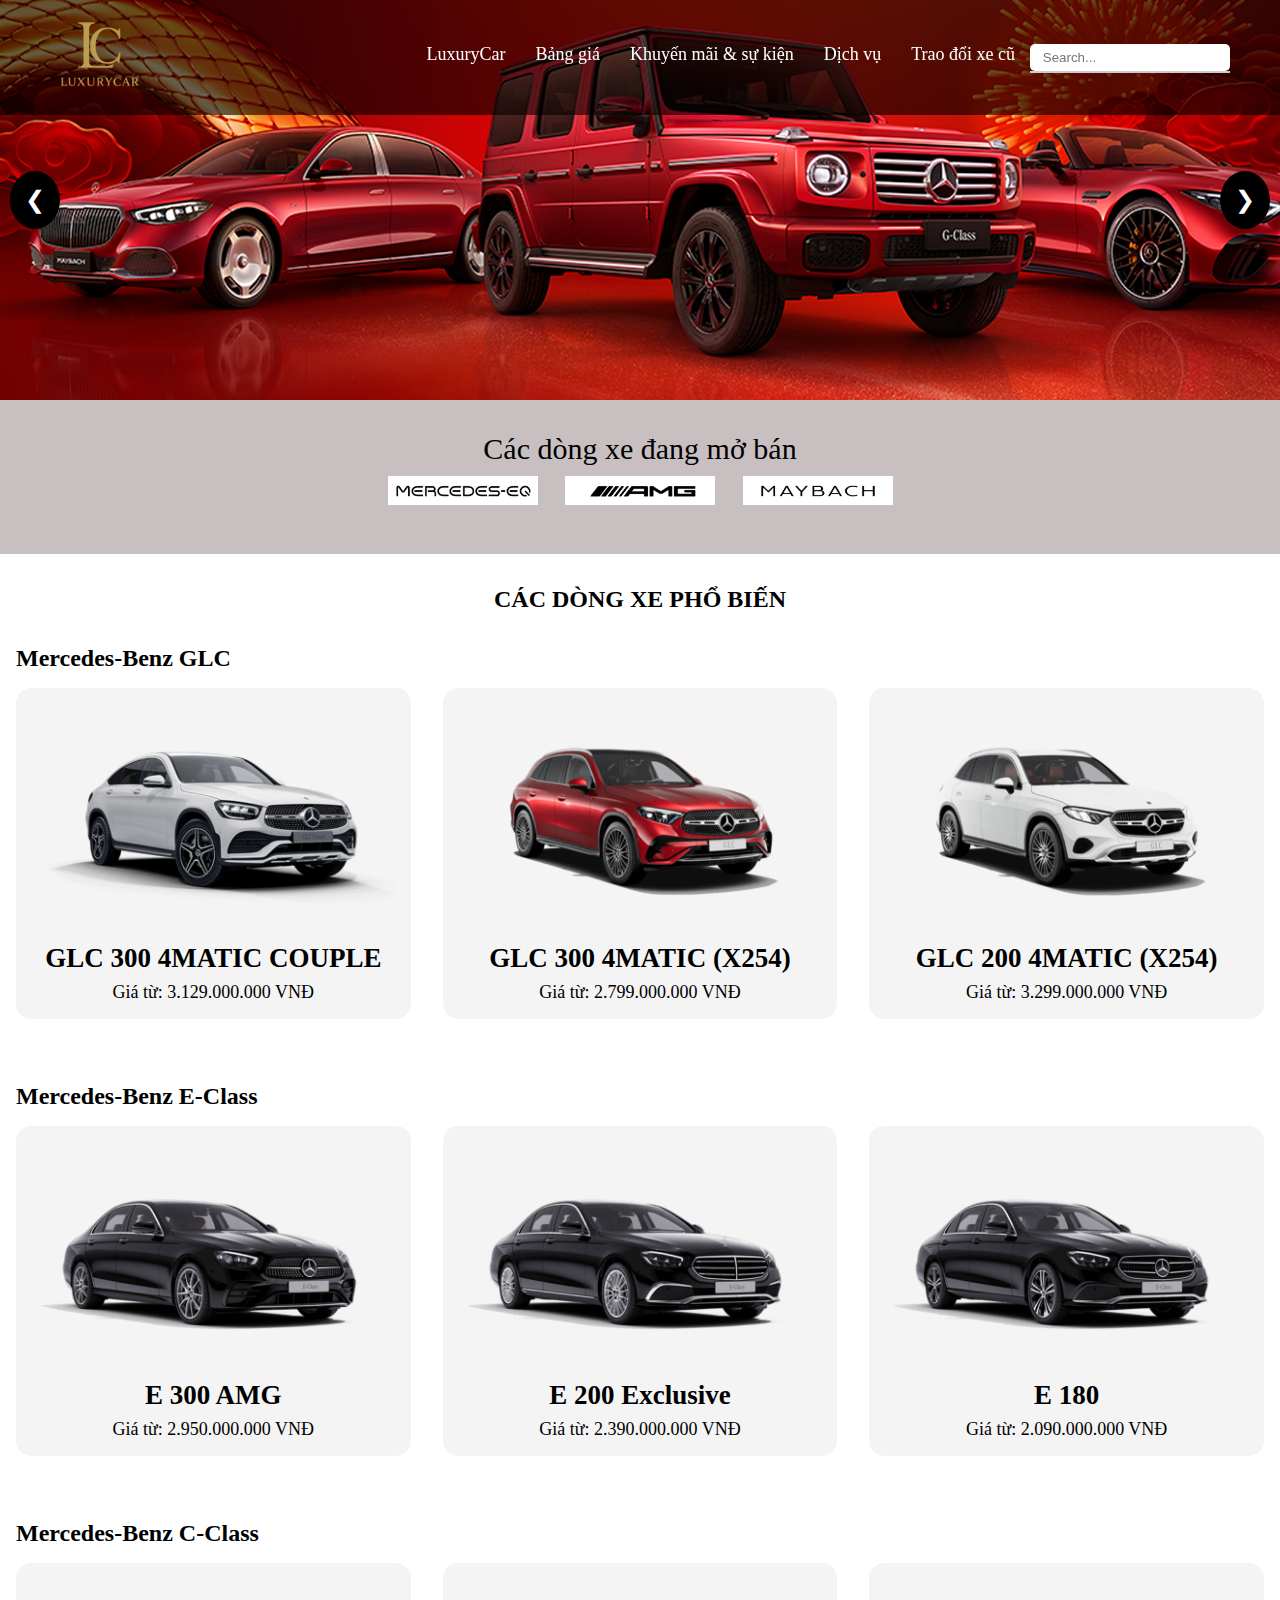
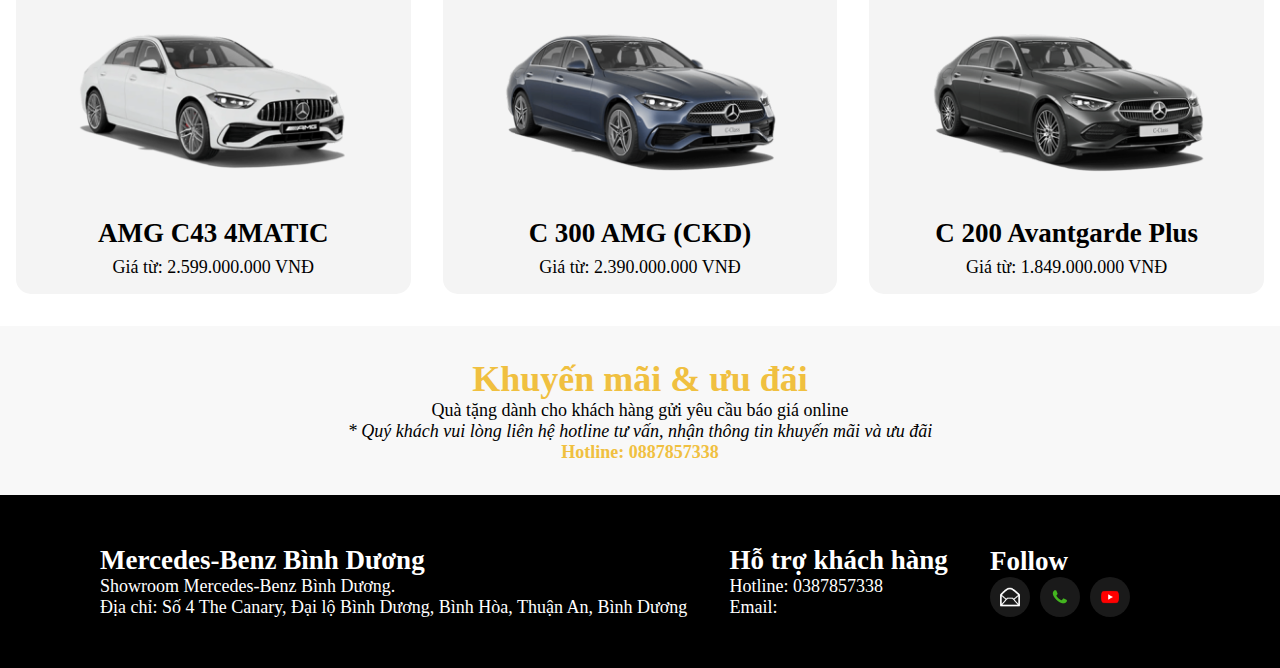
<file: index.html>
<!DOCTYPE html>
<html lang="en">
<head>
  <meta charset="UTF-8">
  <meta name="viewport" content="width=device-width, initial-scale=1.0">
  <link rel="stylesheet" href="https://cdnjs.cloudflare.com/ajax/libs/font-awesome/6.7.2/css/all.min.css">

  <link rel="stylesheet" href="css/stylehome.css">
  <title>Luxury Car</title>
  <link rel="icon" href="image/logo.png" type="image/png">
</head>
<header>
  <div class="logo">
    <a href="index.html">
      <img src="image/logo.png" alt="Luxury Car Logo">
    </a>
  </div>
  <div class="navbar">
    <nav>
      <ul> 
        <li><a href="index.html">LuxuryCar</a></li>
        <li><a href="html/pricelist/Mercedes-Benz-Vietnam-Pricelist-2.pdf" target="_blank">Bảng giá</a></li>
        <li><a href="#">Khuyến mãi & sự kiện</a></li>
        <li><a href="html/service/services.html">Dịch vụ</a></li>
        <li><a href="html/oldcar/oldcar.html">Trao đổi xe cũ</a></li>
        <div class="nav-search">
          <input type="text" id="searchInput" class="search-box" oninput="handleSuggestions()" placeholder="Search..." />
          <ul id="suggestionList"></ul>
        </div>
      </ul>
    </nav>
  </div>
</header>
   
<section class="banner">
  <div class="slide fade">
    <img src="image/banner.png" alt="banner1">
  </div>
  <div class="slide fade">
    <img src="image/banner2.png" alt="banner2">
  </div>
  <div class="slide fade">
    <img src="image/banner3.png" alt="banner3">
  </div>
  <div class="slide fade">
    <img src="image/banner4.png" alt="banner4">
  </div>
  <div class="slide fade">
    <img src="image/banner5.png" alt="banner5">
  </div>

  <a class="prev" onclick="changeSlide(-1)">&#10094;</a>
  <a class="next" onclick="changeSlide(1)">&#10095;</a>
</section>

  <section class="container">
    <div class="car">
      <p>Các dòng xe đang mở bán</p>
      <a href="/html/eq/mercedeseq.html"><img src="image/merceq.png" alt="Mercedes-Benz EQ"></a>
      <a href="/html/amg/mercedesamg.html"><img src="image/mercamg.png" alt="Mercedes-Benz AMG"></a>
      <a href="/html/maybach/mercedesmaybach.html"><img src="image/MAYBACH.png" alt="Mercedes-Benz MAYBACH"></a>
    </div>

    <div class="title">
      <h3><span>CÁC DÒNG XE PHỔ BIẾN</span></h3>
    </div>

    <div id="blur">Mercedes-Benz GLC</div>
    <div class="car-grid">
      <div class="car-item" id="glc-300-couple">
        <a href="#"><img src="image/glc300couple.png" alt="GLC 300 4MATIC COUPLE"></a>
        <h2>GLC 300 4MATIC COUPLE</h2>
        <p>Giá từ: 3.129.000.000 VNĐ</p>
      </div>
      <div class="car-item">
        <a href="#"><img src="image/glc300suv.png" alt="GLC 300 4MATIC"></a>
        <h2>GLC 300 4MATIC (X254)</h2>
        <p>Giá từ: 2.799.000.000 VNĐ</p>
      </div>
      <div class="car-item">
        <a href="#"><img src="image/glc200.png" alt="GLC 200 4MATIC"></a>
        <h2>GLC 200 4MATIC (X254)</h2>
        <p>Giá từ: 3.299.000.000 VNĐ</p>
      </div>
    </div>

    <div id="blur">Mercedes-Benz E-Class</div>
    <div class="car-grid">
      <div class="car-item">
        <a href=""><img src="image/e300.png" alt="E 300 AMG"></a>
        <h2>E 300 AMG</h2>
        <p>Giá từ: 2.950.000.000 VNĐ</p>
      </div>
      <div class="car-item">
        <a href=""><img src="image/e200.png" alt="E 200 Exclusive"></a>
        <h2>E 200 Exclusive</h2>
        <p>Giá từ: 2.390.000.000 VNĐ</p>
      </div>
      <div class="car-item">
        <a href=""><img src="image/e180.png" alt="E 180"></a>
        <h2>E 180</h2>
        <p>Giá từ: 2.090.000.000 VNĐ</p>
      </div>
    </div>

    <div id="blur">Mercedes-Benz C-Class</div>
    <div class="car-grid">
      <div class="car-item">
        <a href=""><img src="image/amgc43.png" alt="AMG C43 4Matic"></a>
        <h2>AMG C43 4MATIC</h2>
        <p>Giá từ: 2.599.000.000 VNĐ</p>
      </div>
      <div class="car-item">
        <a href=""><img src="image/c300amg.png" alt="C 300 AMG"></a>
        <h2>C 300 AMG (CKD)</h2>
        <p>Giá từ: 2.390.000.000 VNĐ</p>
      </div>
      <div class="car-item">
        <a href=""><img src="image/c200.png" alt="C 200 Avantgarde Plus"></a>
        <h2>C 200 Avantgarde Plus</h2>
        <p>Giá từ: 1.849.000.000 VNĐ</p>
      </div>
    </div>
  </section>

  <section class="promotion">
    <div class="promotion-content">
      <h1>Khuyến mãi & ưu đãi</h1>
      <p>Quà tặng dành cho khách hàng gửi yêu cầu báo giá online</p>
      <p><em>* Quý khách vui lòng liên hệ hotline tư vấn, nhận thông tin khuyến mãi và ưu đãi</em></p>
    </div>
    <div class="hotline">
      <a href="tel:0387857338">Hotline: 0887857338</a>
    </div>
  </section>

  <section class="info">
    <div class="infomation">
      <h2>Mercedes-Benz Bình Dương</h2>
      <p>Showroom Mercedes-Benz Bình Dương.</p>
      <p>Địa chỉ: Số 4 The Canary, Đại lộ Bình Dương, Bình Hòa, Thuận An, Bình Dương</p>
    </div>

    <div class="support">
      <h2>Hỗ trợ khách hàng</h2>
      <a href="tel:0387857338">Hotline: 0387857338</a>
      <p>Email:</p>
    </div>

    <div class="follow">
      <h2>Follow</h2>
      <div class="social-icons">
        <a href="mailto:#" class="icon"><img src="image/email.png" alt="Email"></a>
        <a href="tel:0387857338" class="icon"><img src="image/phone.png" alt="Phone"></a>
        <a href="#" class="icon"><img src="image/youtube.png" alt="YouTube"></a>
    </div>   
  </section>


  <button id="scrollToTop" class="scroll-to-top" onclick="scrollToTop">
    <i class="fa-solid fa-circle-arrow-up"></i>
  </button>

  <script src="js/banner.js"></script>
  <script src="js/ontop.js"></script>
  <script src="js/suggestion.js"></script>
</body>
</html>
</file>
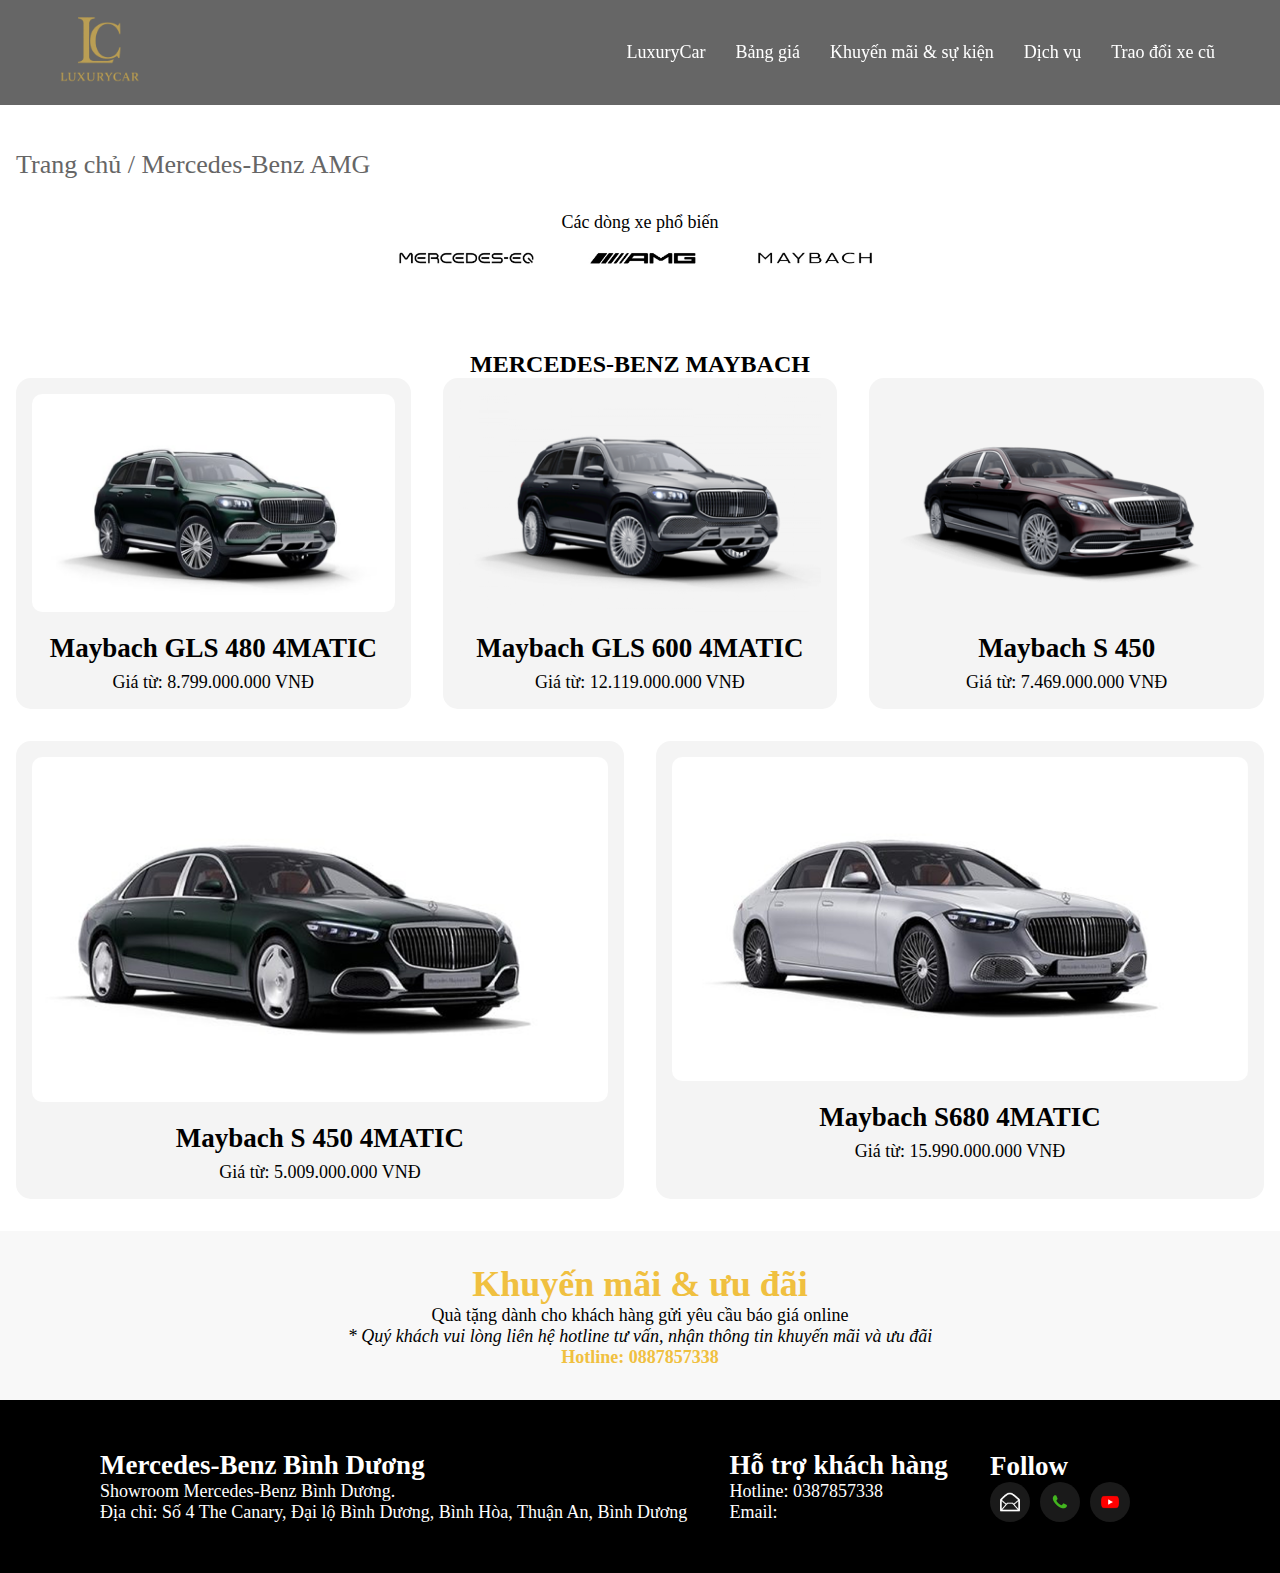
<file: html/maybach/index.html>
<!DOCTYPE html>
<html lang="en">
<head>
  <meta charset="UTF-8">
  <meta name="viewport" content="width=device-width, initial-scale=1.0">
  <link rel="stylesheet" href="https://cdnjs.cloudflare.com/ajax/libs/font-awesome/6.7.2/css/all.min.css">
  <link rel="stylesheet" href="../../css/stylescar.css">
  <title>Luxury Car - MAYBACH</title>
  <link rel="icon" href="../../image/logo.png" type="image/png">
</head>
<header>
  <div class="logo">
    <a href="../../home.html">
      <img src="../../image/logo.png" alt="Luxury Car Logo">
    </a>
  </div>
  <div class="navbar">
    <nav>
      <ul> 
        <li><a href="../../home.html">LuxuryCar</a></li>
        <li><a href="../pricelist/Mercedes-Benz-Vietnam-Pricelist-2.pdf" target="_blank">Bảng giá</a></li>
        <li><a href="#">Khuyến mãi & sự kiện</a></li>
        <li><a href="../service/services.html">Dịch vụ</a></li>
        <li><a href="../oldcar/oldcar.html">Trao đổi xe cũ</a></li>
      </ul>
    </nav>
  </div>
</header>

<a href="../../home.html" class="breadcrumb">Trang chủ / Mercedes-Benz AMG</a>


  <section class="container">
    <div class="car">
      <p>Các dòng xe phổ biến</p>
      <a href="/html/eq/mercedeseq.html"><img src="../../image/merceq.png" alt="Mercedes-Benz EQ"></a>
      <a href="/html/amg/mercedesamg.html"><img src="../../image/mercamg.png" alt="Mercedes-Benz AMG"></a>
      <a href="/html/maybach/mercedesmaybach.html"><img src="../../image/MAYBACH.png" alt="Mercedes-Benz MAYBACH"></a>
    </div>

    <div class="title">
      <h3><span>MERCEDES-BENZ MAYBACH</span></h3>
    </div>

    <div class="car-grid">
      <div class="car-item">
        <a href=""><img src="../../image/maybachgls4804matic.png" alt="Maybach GLS 480 4MATIC"></a>
        <h2>Maybach GLS 480 4MATIC</h2>
        <p>Giá từ: 8.799.000.000 VNĐ</p>
      </div>

      <div class="car-item">
        <a href=""><img src="../../image/maybachgls6004matic.png" alt="Maybach GLS 600 4MATIC"></a>
        <h2>Maybach GLS 600 4MATIC</h2>
        <p>Giá từ: 12.119.000.000 VNĐ</p>
      </div>

      <div class="car-item">
        <a href=""><img src="../../image/maybachs450.png" alt="Maybach S450"></a>
        <h2>Maybach S 450</h2>
        <p>Giá từ: 7.469.000.000 VNĐ</p>
      </div>
    </div>

    <div class="car-grid">
      <div class="car-item">
        <a href=""><img src="../../image/maybachs4504matic.png" alt="Maybach S450 4MATIC"></a>
        <h2>Maybach S 450 4MATIC</h2>
        <p>Giá từ: 5.009.000.000 VNĐ</p>
      </div>

      <div class="car-item">
        <a href=""><img src="../../image/maybachs6804matic.png" alt="Maybach S680 4MATIC"></a>
        <h2>Maybach S680 4MATIC</h2>
        <p>Giá từ: 15.990.000.000 VNĐ</p>
      </div>   
    </div>
  </section>

  <section class="promotion">
    <div class="promotion-content">
      <h1>Khuyến mãi & ưu đãi</h1>
      <p>Quà tặng dành cho khách hàng gửi yêu cầu báo giá online</p>
      <p><em>* Quý khách vui lòng liên hệ hotline tư vấn, nhận thông tin khuyến mãi và ưu đãi</em></p>
    </div>
    <div class="hotline">
      <a href="tel:0387857338">Hotline: 0887857338</a>
    </div>
  </section>

  <section class="info">
    <div class="infomation">
      <h2>Mercedes-Benz Bình Dương</h2>
      <p>Showroom Mercedes-Benz Bình Dương.</p>
      <p>Địa chỉ: Số 4 The Canary, Đại lộ Bình Dương, Bình Hòa, Thuận An, Bình Dương</p>
    </div>

    <div class="support">
      <h2>Hỗ trợ khách hàng</h2>
      <a href="tel:0387857338">Hotline: 0387857338</a>
      <p>Email:</p>
    </div>

    <div class="follow">
      <h2>Follow</h2>
      <div class="social-icons">
        <a href="mailto:#" class="icon"><img src="../../image/email.png" alt="Email"></a>
        <a href="tel:0387857338" class="icon"><img src="../../image/phone.png" alt="Phone"></a>
        <a href="#" class="icon"><img src="../../image/youtube.png" alt="YouTube"></a>
    </div>   
  </section>

  <button id="scrollToTop" class="scroll-to-top" onclick="scrollToTop">
    <i class="fa-solid fa-circle-arrow-up"></i>
  </button>


  <script src="../../js/ontop.js"></script>
  <script src="../../js/suggestion.js"></script>
</body>
</html>
</file>
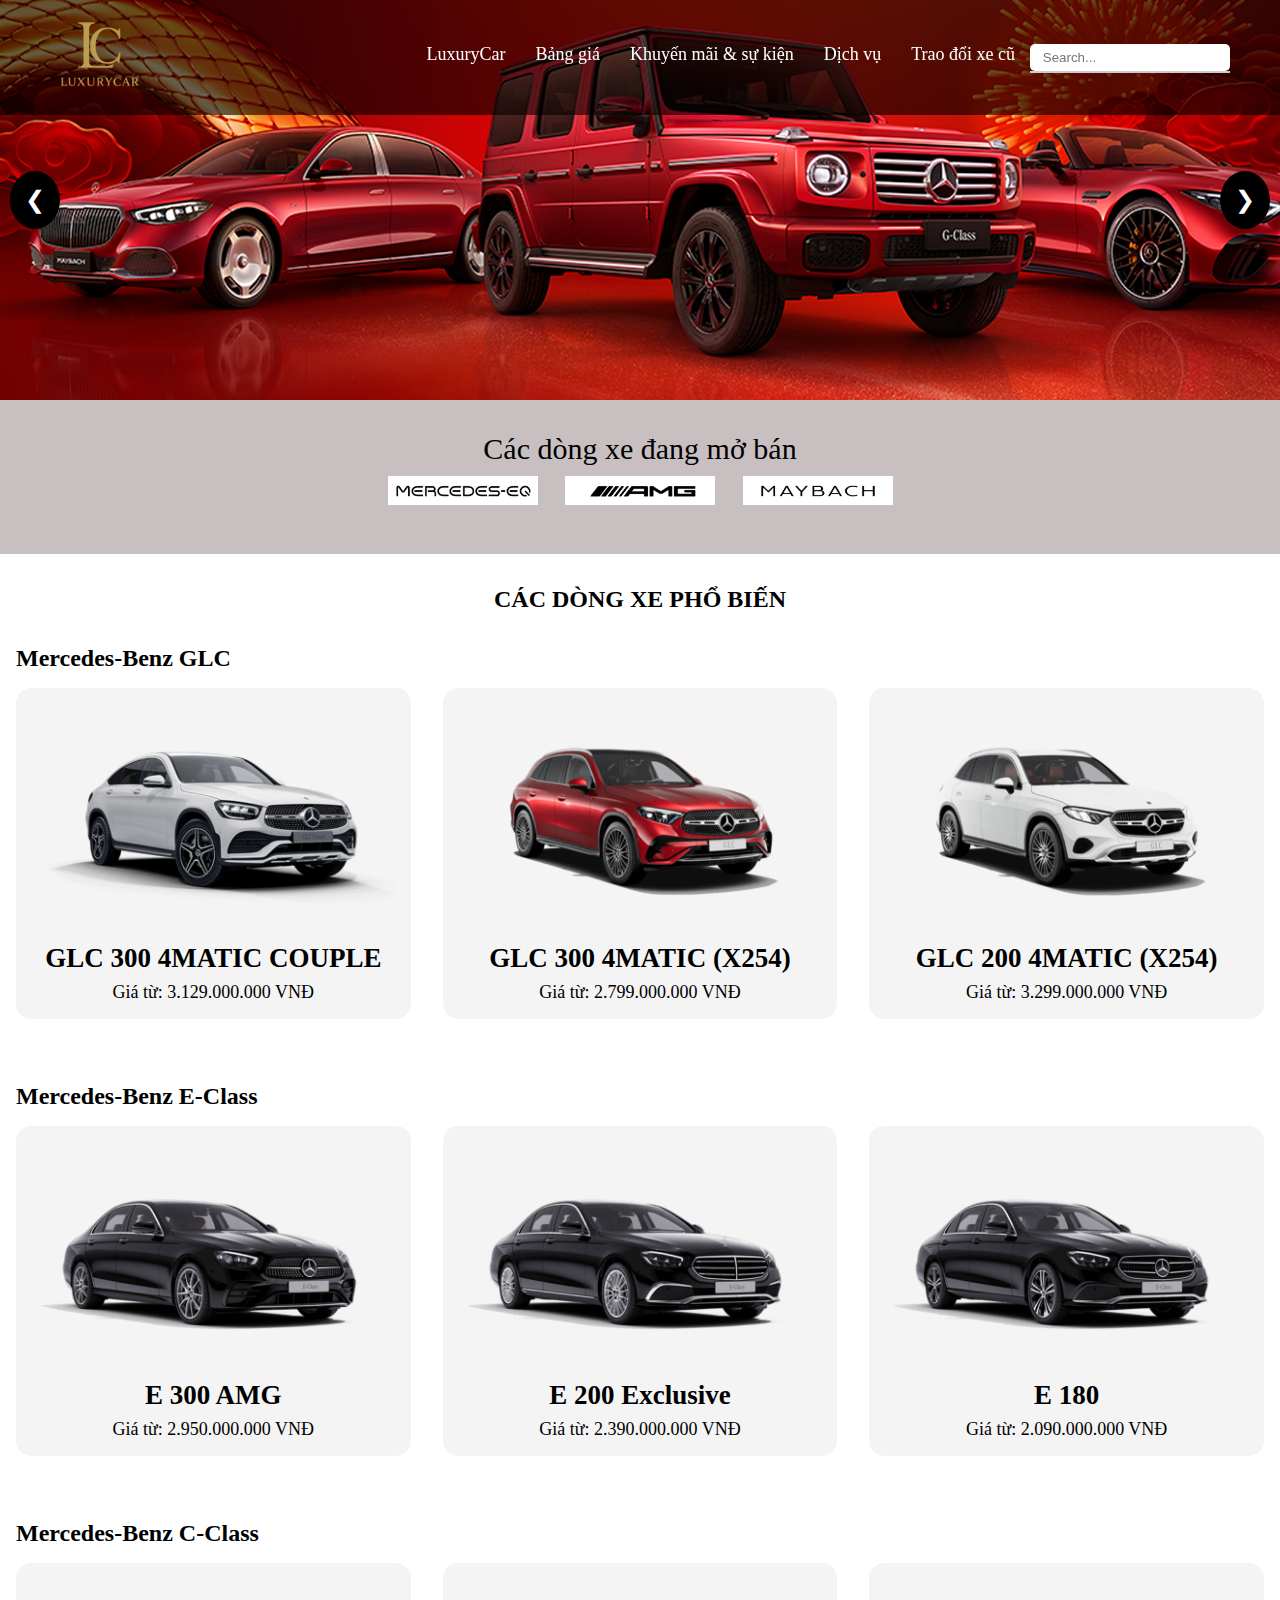
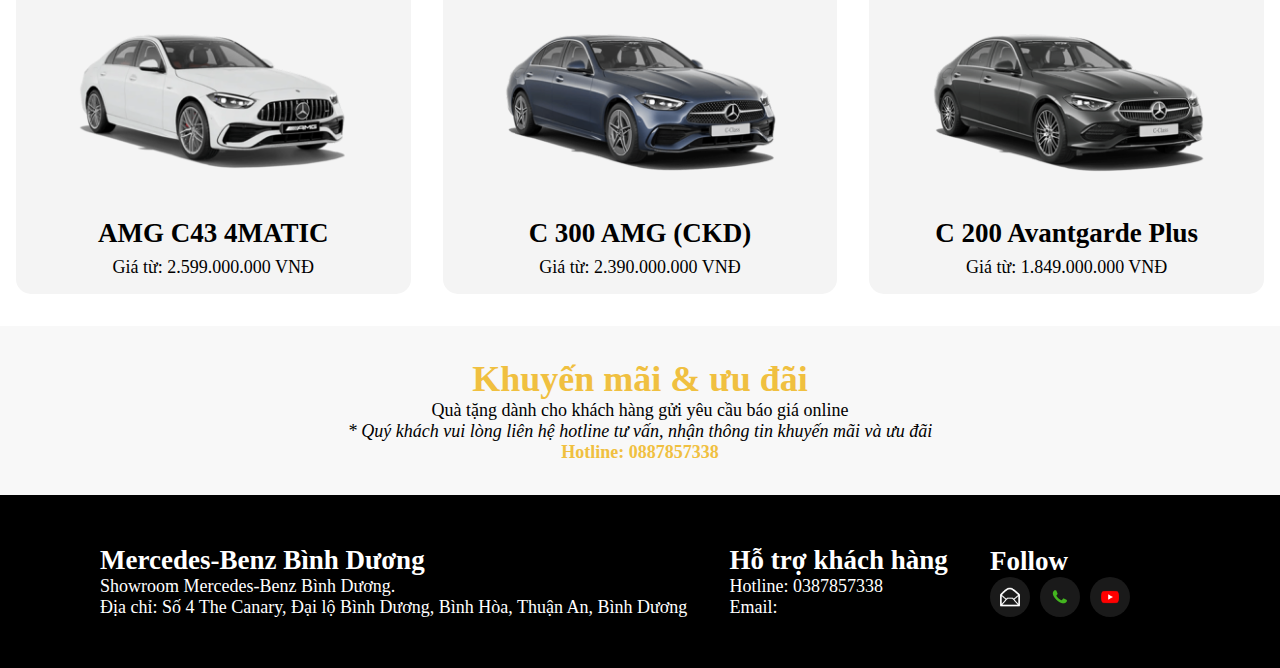
<file: home.html>
<!DOCTYPE html>
<html lang="en">
<head>
  <meta charset="UTF-8">
  <meta name="viewport" content="width=device-width, initial-scale=1.0">
  <link rel="stylesheet" href="https://cdnjs.cloudflare.com/ajax/libs/font-awesome/6.7.2/css/all.min.css">

  <link rel="stylesheet" href="css/stylehome.css">
  <title>Luxury Car</title>
  <link rel="icon" href="image/logo.png" type="image/png">
</head>
<header>
  <div class="logo">
    <a href="home.html">
      <img src="image/logo.png" alt="Luxury Car Logo">
    </a>
  </div>
  <div class="navbar">
    <nav>
      <ul> 
        <li><a href="home.html">LuxuryCar</a></li>
        <li><a href="html/pricelist/Mercedes-Benz-Vietnam-Pricelist-2.pdf" target="_blank">Bảng giá</a></li>
        <li><a href="#">Khuyến mãi & sự kiện</a></li>
        <li><a href="html/service/services.html">Dịch vụ</a></li>
        <li><a href="html/oldcar/oldcar.html">Trao đổi xe cũ</a></li>
        <div class="nav-search">
          <input type="text" id="searchInput" class="search-box" oninput="handleSuggestions()" placeholder="Search..." />
          <ul id="suggestionList"></ul>
        </div>
      </ul>
    </nav>
  </div>
</header>
   
<section class="banner">
  <div class="slide fade">
    <img src="image/banner.png" alt="banner1">
  </div>
  <div class="slide fade">
    <img src="image/banner2.png" alt="banner2">
  </div>
  <div class="slide fade">
    <img src="image/banner3.png" alt="banner3">
  </div>
  <div class="slide fade">
    <img src="image/banner4.png" alt="banner4">
  </div>
  <div class="slide fade">
    <img src="image/banner5.png" alt="banner5">
  </div>

  <a class="prev" onclick="changeSlide(-1)">&#10094;</a>
  <a class="next" onclick="changeSlide(1)">&#10095;</a>
</section>

  <section class="container">
    <div class="car">
      <p>Các dòng xe đang mở bán</p>
      <a href="/html/eq/mercedeseq.html"><img src="image/merceq.png" alt="Mercedes-Benz EQ"></a>
      <a href="/html/amg/mercedesamg.html"><img src="image/mercamg.png" alt="Mercedes-Benz AMG"></a>
      <a href="/html/maybach/mercedesmaybach.html"><img src="image/MAYBACH.png" alt="Mercedes-Benz MAYBACH"></a>
    </div>

    <div class="title">
      <h3><span>CÁC DÒNG XE PHỔ BIẾN</span></h3>
    </div>

    <div id="blur">Mercedes-Benz GLC</div>
    <div class="car-grid">
      <div class="car-item" id="glc-300-couple">
        <a href="#"><img src="image/glc300couple.png" alt="GLC 300 4MATIC COUPLE"></a>
        <h2>GLC 300 4MATIC COUPLE</h2>
        <p>Giá từ: 3.129.000.000 VNĐ</p>
      </div>
      <div class="car-item">
        <a href="#"><img src="image/glc300suv.png" alt="GLC 300 4MATIC"></a>
        <h2>GLC 300 4MATIC (X254)</h2>
        <p>Giá từ: 2.799.000.000 VNĐ</p>
      </div>
      <div class="car-item">
        <a href="#"><img src="image/glc200.png" alt="GLC 200 4MATIC"></a>
        <h2>GLC 200 4MATIC (X254)</h2>
        <p>Giá từ: 3.299.000.000 VNĐ</p>
      </div>
    </div>

    <div id="blur">Mercedes-Benz E-Class</div>
    <div class="car-grid">
      <div class="car-item">
        <a href=""><img src="image/e300.png" alt="E 300 AMG"></a>
        <h2>E 300 AMG</h2>
        <p>Giá từ: 2.950.000.000 VNĐ</p>
      </div>
      <div class="car-item">
        <a href=""><img src="image/e200.png" alt="E 200 Exclusive"></a>
        <h2>E 200 Exclusive</h2>
        <p>Giá từ: 2.390.000.000 VNĐ</p>
      </div>
      <div class="car-item">
        <a href=""><img src="image/e180.png" alt="E 180"></a>
        <h2>E 180</h2>
        <p>Giá từ: 2.090.000.000 VNĐ</p>
      </div>
    </div>

    <div id="blur">Mercedes-Benz C-Class</div>
    <div class="car-grid">
      <div class="car-item">
        <a href=""><img src="image/amgc43.png" alt="AMG C43 4Matic"></a>
        <h2>AMG C43 4MATIC</h2>
        <p>Giá từ: 2.599.000.000 VNĐ</p>
      </div>
      <div class="car-item">
        <a href=""><img src="image/c300amg.png" alt="C 300 AMG"></a>
        <h2>C 300 AMG (CKD)</h2>
        <p>Giá từ: 2.390.000.000 VNĐ</p>
      </div>
      <div class="car-item">
        <a href=""><img src="image/c200.png" alt="C 200 Avantgarde Plus"></a>
        <h2>C 200 Avantgarde Plus</h2>
        <p>Giá từ: 1.849.000.000 VNĐ</p>
      </div>
    </div>
  </section>

  <section class="promotion">
    <div class="promotion-content">
      <h1>Khuyến mãi & ưu đãi</h1>
      <p>Quà tặng dành cho khách hàng gửi yêu cầu báo giá online</p>
      <p><em>* Quý khách vui lòng liên hệ hotline tư vấn, nhận thông tin khuyến mãi và ưu đãi</em></p>
    </div>
    <div class="hotline">
      <a href="tel:0387857338">Hotline: 0887857338</a>
    </div>
  </section>

  <section class="info">
    <div class="infomation">
      <h2>Mercedes-Benz Bình Dương</h2>
      <p>Showroom Mercedes-Benz Bình Dương.</p>
      <p>Địa chỉ: Số 4 The Canary, Đại lộ Bình Dương, Bình Hòa, Thuận An, Bình Dương</p>
    </div>

    <div class="support">
      <h2>Hỗ trợ khách hàng</h2>
      <a href="tel:0387857338">Hotline: 0387857338</a>
      <p>Email:</p>
    </div>

    <div class="follow">
      <h2>Follow</h2>
      <div class="social-icons">
        <a href="mailto:#" class="icon"><img src="image/email.png" alt="Email"></a>
        <a href="tel:0387857338" class="icon"><img src="image/phone.png" alt="Phone"></a>
        <a href="#" class="icon"><img src="image/youtube.png" alt="YouTube"></a>
    </div>   
  </section>


  <button id="scrollToTop" class="scroll-to-top" onclick="scrollToTop">
    <i class="fa-solid fa-circle-arrow-up"></i>
  </button>

  <script src="js/banner.js"></script>
  <script src="js/ontop.js"></script>
  <script src="js/suggestion.js"></script>
</body>
</html>
</file>
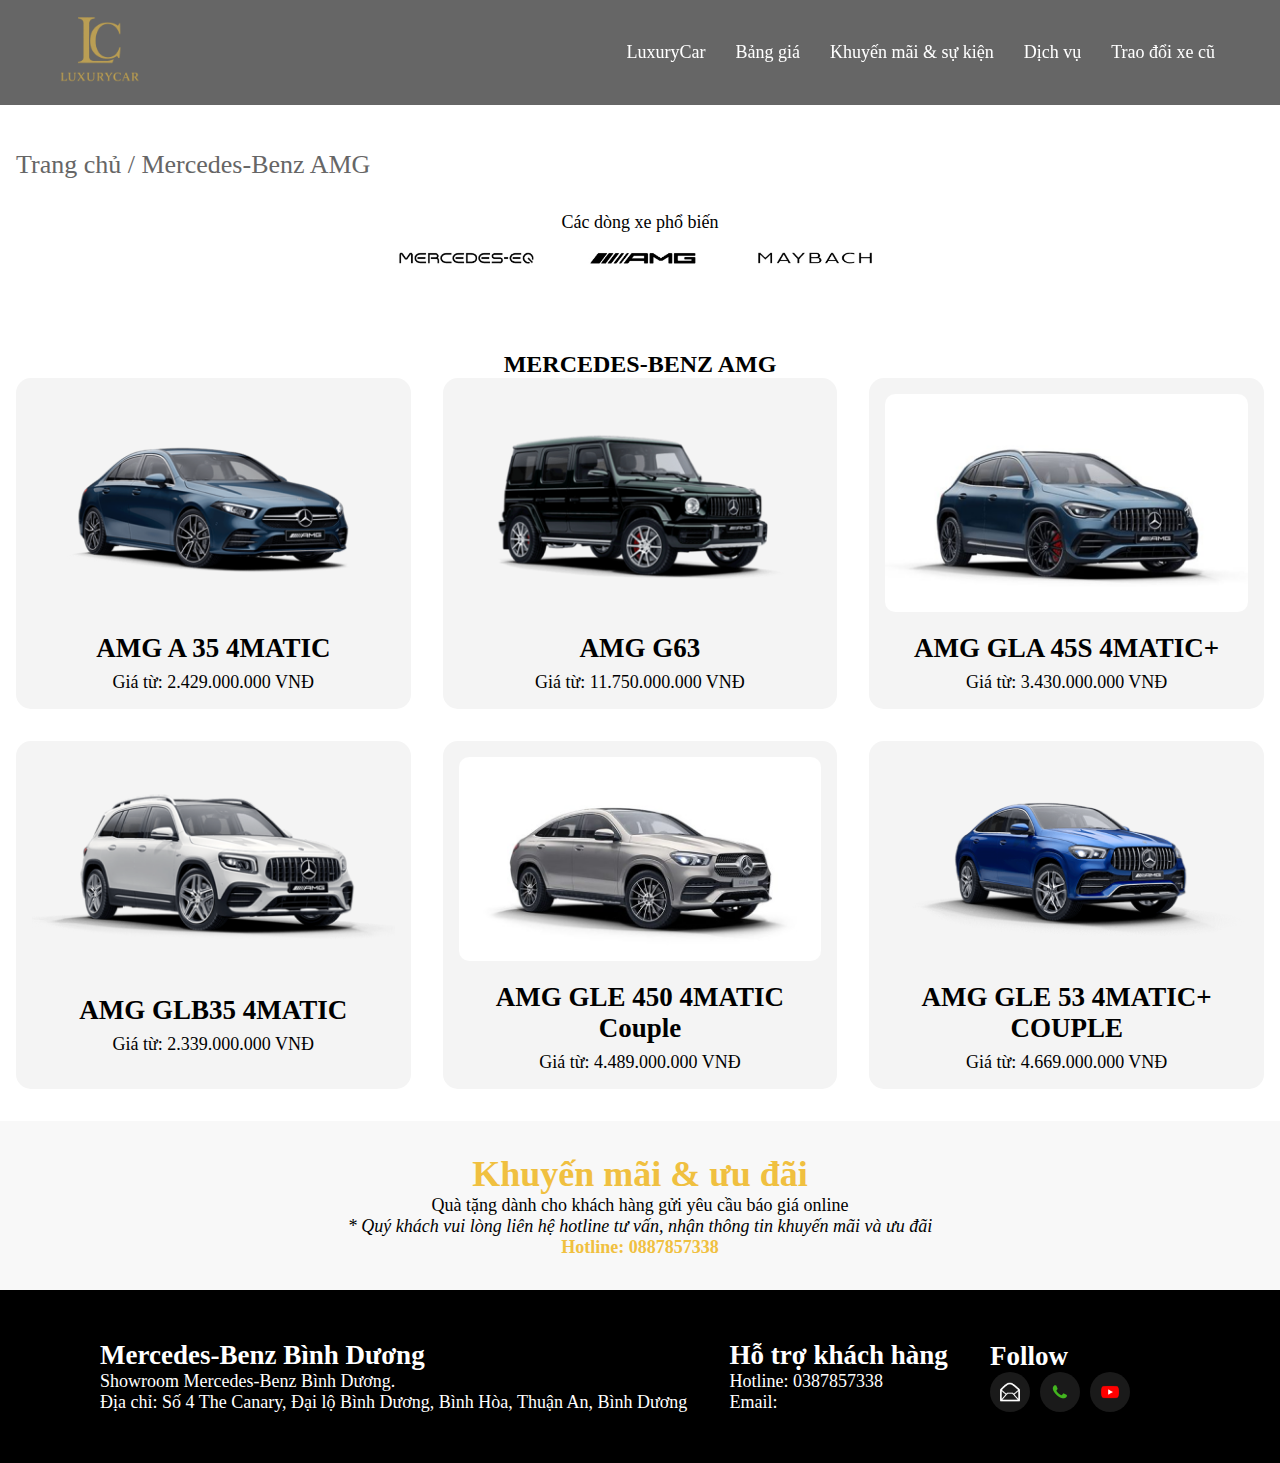
<file: html/amg/mercedesamg.html>
<!DOCTYPE html>
<html lang="en">
<head>
  <meta charset="UTF-8">
  <meta name="viewport" content="width=device-width, initial-scale=1.0">
  <link rel="stylesheet" href="https://cdnjs.cloudflare.com/ajax/libs/font-awesome/6.7.2/css/all.min.css">
  <link rel="stylesheet" href="../../css/stylescar.css">
  <title>Luxury Car - AMG</title>
  <link rel="icon" href="../../image/logo.png" type="image/png">
</head>
<header>
  <div class="logo">
    <a href="../../index.html">
      <img src="../../image/logo.png" alt="Luxury Car Logo">
    </a>
  </div>
  <div class="navbar">
    <nav>
      <ul> 
        <li><a href="../../index.html">LuxuryCar</a></li>
        <li><a href="../pricelist/Mercedes-Benz-Vietnam-Pricelist-2.pdf" target="_blank">Bảng giá</a></li>
        <li><a href="#">Khuyến mãi & sự kiện</a></li>
        <li><a href="../service/services.html">Dịch vụ</a></li>
        <li><a href="../oldcar/oldcar.html">Trao đổi xe cũ</a></li>
      </ul>
    </nav>
  </div>
</header>

<a href="../../index.html" class="breadcrumb">Trang chủ / Mercedes-Benz AMG</a>


  <section class="container">
    <div class="car">
      <p>Các dòng xe phổ biến</p>
      <a href="/html/eq/mercedeseq.html"><img src="../../image/merceq.png" alt="Mercedes-Benz EQ"></a>
      <a href="/html/amg/mercedesamg.html"><img src="../../image/mercamg.png" alt="Mercedes-Benz AMG"></a>
      <a href="/html/maybach/mercedesmaybach.html"><img src="../../image/MAYBACH.png" alt="Mercedes-Benz MAYBACH"></a>
    </div>

    <div class="title">
      <h3><span>MERCEDES-BENZ AMG</span></h3>
    </div>

    <div class="car-grid">
      <div class="car-item">
        <a href=""><img src="../../image/amga35.png" alt="AMG A35 4MATIC"></a>
        <h2>AMG A 35 4MATIC</h2>
        <p>Giá từ: 2.429.000.000 VNĐ</p>
      </div>

      <div class="car-item">
        <a href=""><img src="../../image/amgg63.png" alt="AMG G63"></a>
        <h2>AMG G63</h2>
        <p>Giá từ: 11.750.000.000 VNĐ</p>
      </div>

      <div class="car-item">
        <a href=""><img src="../../image/amggla45s.png" alt="AMG GLA 45S 4MATIC+"></a>
        <h2>AMG GLA 45S 4MATIC+</h2>
        <p>Giá từ: 3.430.000.000 VNĐ</p>
      </div>
    </div>

    <div class="car-grid">
      <div class="car-item">
        <a href=""><img src="../../image/amgglb35.png" alt="AMG GLB35 4MATIC"></a>
        <h2>AMG GLB35 4MATIC</h2>
        <p>Giá từ: 2.339.000.000 VNĐ</p>
      </div>

      <div class="car-item">
        <a href=""><img src="../../image/amggle450.png" alt="AMG GLE 450 4MATIC"></a>
        <h2>AMG GLE 450 4MATIC Couple</h2>
        <p>Giá từ: 4.489.000.000 VNĐ</p>
      </div>

      <div class="car-item">
        <a href=""><img src="../../image/amggle53.png" alt="AMG GLE 53 4MATIC+ COUPLE"></a>
        <h2>AMG GLE 53 4MATIC+ COUPLE</h2>
        <p>Giá từ: 4.669.000.000 VNĐ</p>
      </div>    
    </div>
  </section>

  <section class="promotion">
    <div class="promotion-content">
      <h1>Khuyến mãi & ưu đãi</h1>
      <p>Quà tặng dành cho khách hàng gửi yêu cầu báo giá online</p>
      <p><em>* Quý khách vui lòng liên hệ hotline tư vấn, nhận thông tin khuyến mãi và ưu đãi</em></p>
    </div>
    <div class="hotline">
      <a href="tel:0387857338">Hotline: 0887857338</a>
    </div>
  </section>

  <section class="info">
    <div class="infomation">
      <h2>Mercedes-Benz Bình Dương</h2>
      <p>Showroom Mercedes-Benz Bình Dương.</p>
      <p>Địa chỉ: Số 4 The Canary, Đại lộ Bình Dương, Bình Hòa, Thuận An, Bình Dương</p>
    </div>

    <div class="support">
      <h2>Hỗ trợ khách hàng</h2>
      <a href="tel:0387857338">Hotline: 0387857338</a>
      <p>Email:</p>
    </div>

    <div class="follow">
      <h2>Follow</h2>
      <div class="social-icons">
        <a href="mailto:#" class="icon"><img src="../../image/email.png" alt="Email"></a>
        <a href="tel:0387857338" class="icon"><img src="../../image/phone.png" alt="Phone"></a>
        <a href="#" class="icon"><img src="../../image/youtube.png" alt="YouTube"></a>
    </div>   
  </section>

  <button id="scrollToTop" class="scroll-to-top" onclick="scrollToTop">
    <i class="fa-solid fa-circle-arrow-up"></i>
  </button>


  <script src="../../js/ontop.js"></script>
  <script src="../../js/suggestion.js"></script>
</body>
</html>
</file>
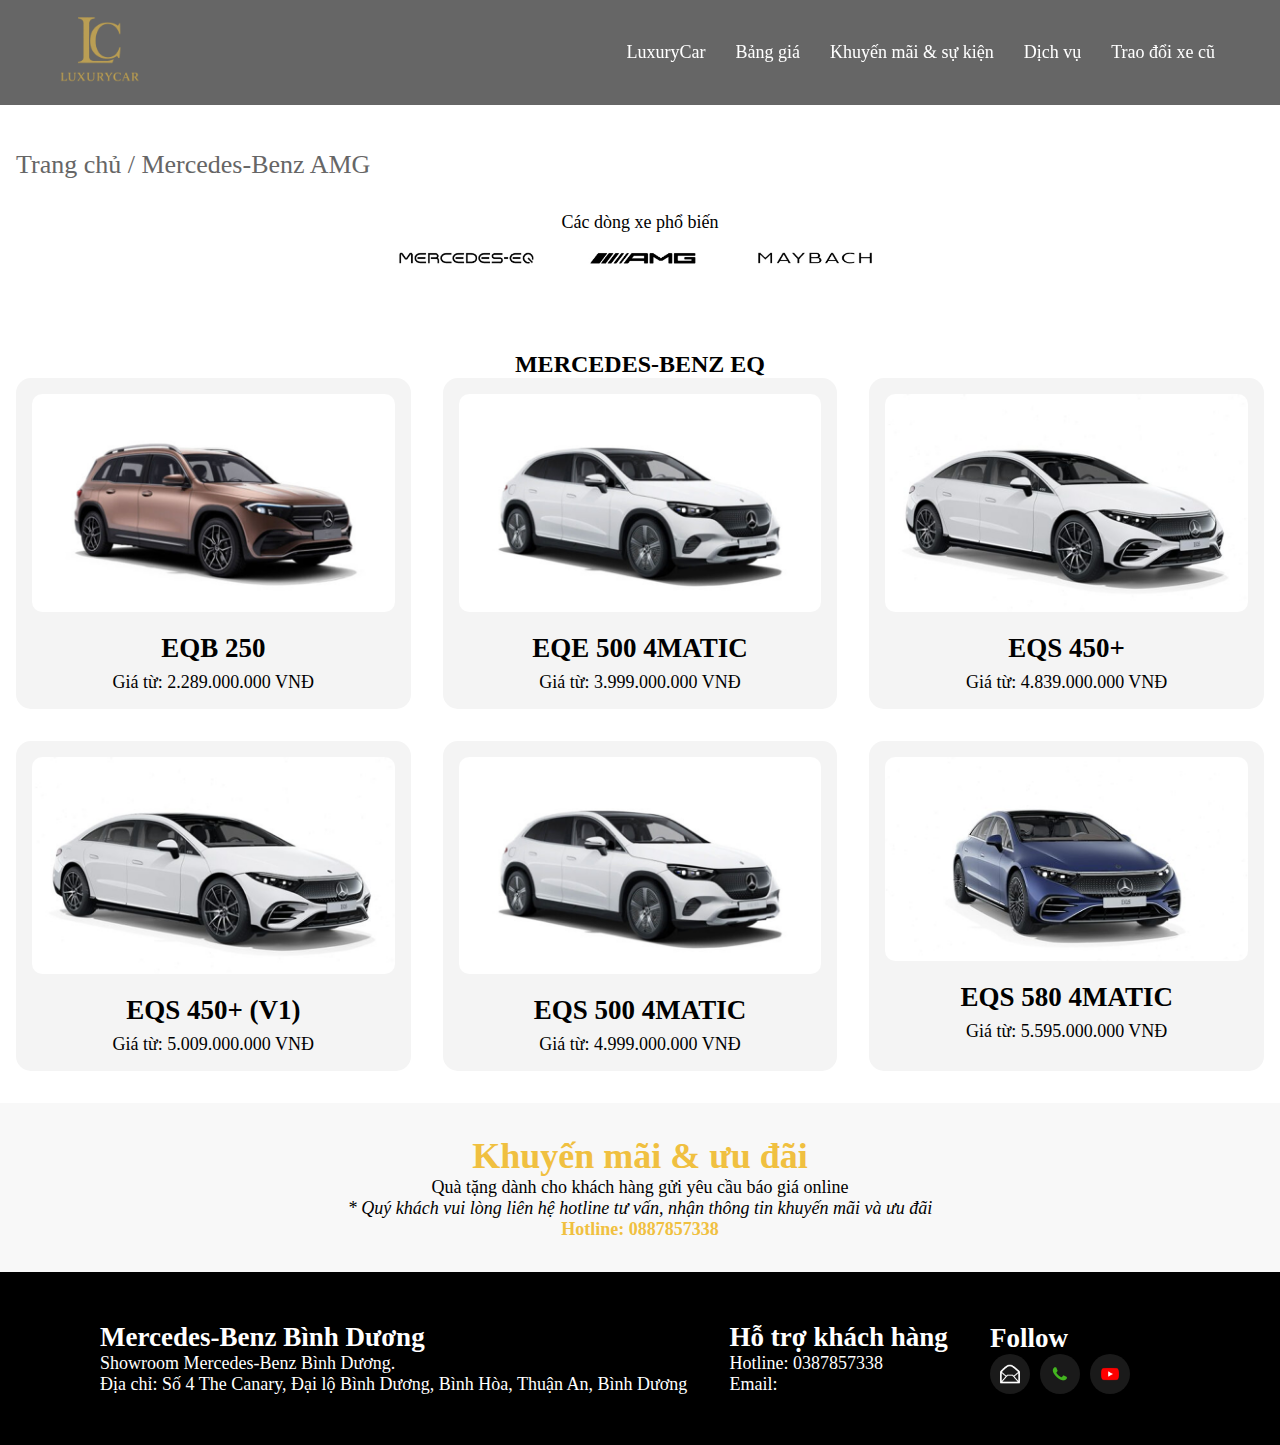
<file: html/eq/mercedeseq.html>
<!DOCTYPE html>
<html lang="en">
<head>
  <meta charset="UTF-8">
  <meta name="viewport" content="width=device-width, initial-scale=1.0">
  <link rel="stylesheet" href="https://cdnjs.cloudflare.com/ajax/libs/font-awesome/6.7.2/css/all.min.css">
  <link rel="stylesheet" href="../../css/stylescar.css">
  <title>Luxury Car - EQ</title>
  <link rel="icon" href="../../image/logo.png" type="image/png">
</head>
<header>
  <div class="logo">
    <a href="../../home.html">
      <img src="../../image/logo.png" alt="Luxury Car Logo">
    </a>
  </div>
  <div class="navbar">
    <nav>
      <ul> 
        <li><a href="../../home.html">LuxuryCar</a></li>
        <li><a href="../pricelist/Mercedes-Benz-Vietnam-Pricelist-2.pdf" target="_blank">Bảng giá</a></li>
        <li><a href="#">Khuyến mãi & sự kiện</a></li>
        <li><a href="../service/services.html">Dịch vụ</a></li>
        <li><a href="../oldcar/oldcar.html">Trao đổi xe cũ</a></li>
      </ul>
    </nav>
  </div>
</header>

<a href="../../home.html" class="breadcrumb">Trang chủ / Mercedes-Benz AMG</a>


  <section class="container">
    <div class="car">
      <p>Các dòng xe phổ biến</p>
      <a href="/html/eq/mercedeseq.html"><img src="../../image/merceq.png" alt="Mercedes-Benz EQ"></a>
      <a href="/html/amg/mercedesamg.html"><img src="../../image/mercamg.png" alt="Mercedes-Benz AMG"></a>
      <a href="/html/maybach/mercedesmaybach.html"><img src="../../image/MAYBACH.png" alt="Mercedes-Benz MAYBACH"></a>
    </div>

    <div class="title">
      <h3><span>MERCEDES-BENZ EQ</span></h3>
    </div>

    <div class="car-grid">
      <div class="car-item">
        <a href=""><img src="../../image/eqb250.png" alt="EQB 250"></a>
        <h2>EQB 250</h2>
        <p>Giá từ: 2.289.000.000 VNĐ</p>
      </div>

      <div class="car-item">
        <a href=""><img src="../../image/EQE5004MATIC.png" alt="EQE 500 4MATIC"></a>
        <h2>EQE 500 4MATIC</h2>
        <p>Giá từ: 3.999.000.000 VNĐ</p>
      </div>

      <div class="car-item">
        <a href=""><img src="../../image/EQS450+.png" alt="EQS 450+"></a>
        <h2>EQS 450+</h2>
        <p>Giá từ: 4.839.000.000 VNĐ</p>
      </div>
    </div>

    <div class="car-grid">
      <div class="car-item">
        <a href=""><img src="../../image/EQS450+(V1).png" alt="EQS 450+ (V1)"></a>
        <h2>EQS 450+ (V1)</h2>
        <p>Giá từ: 5.009.000.000 VNĐ</p>
      </div>

      <div class="car-item">
        <a href=""><img src="../../image/EQE5004MATIC.png" alt="EQS 500 4MATIC"></a>
        <h2>EQS 500 4MATIC</h2>
        <p>Giá từ: 4.999.000.000 VNĐ</p>
      </div>

      <div class="car-item">
        <a href=""><img src="../../image/eqs5804matic.png" alt="EQS 580 4MATIC"></a>
        <h2>EQS 580 4MATIC</h2>
        <p>Giá từ: 5.595.000.000 VNĐ</p>
      </div>    
    </div>
  </section>

  <section class="promotion">
    <div class="promotion-content">
      <h1>Khuyến mãi & ưu đãi</h1>
      <p>Quà tặng dành cho khách hàng gửi yêu cầu báo giá online</p>
      <p><em>* Quý khách vui lòng liên hệ hotline tư vấn, nhận thông tin khuyến mãi và ưu đãi</em></p>
    </div>
    <div class="hotline">
      <a href="tel:0387857338">Hotline: 0887857338</a>
    </div>
  </section>

  <section class="info">
    <div class="infomation">
      <h2>Mercedes-Benz Bình Dương</h2>
      <p>Showroom Mercedes-Benz Bình Dương.</p>
      <p>Địa chỉ: Số 4 The Canary, Đại lộ Bình Dương, Bình Hòa, Thuận An, Bình Dương</p>
    </div>

    <div class="support">
      <h2>Hỗ trợ khách hàng</h2>
      <a href="tel:0387857338">Hotline: 0387857338</a>
      <p>Email:</p>
    </div>

    <div class="follow">
      <h2>Follow</h2>
      <div class="social-icons">
        <a href="mailto:#" class="icon"><img src="../../image/email.png" alt="Email"></a>
        <a href="tel:0387857338" class="icon"><img src="../../image/phone.png" alt="Phone"></a>
        <a href="#" class="icon"><img src="../../image/youtube.png" alt="YouTube"></a>
    </div>   
  </section>

  <button id="scrollToTop" class="scroll-to-top" onclick="scrollToTop">
    <i class="fa-solid fa-circle-arrow-up"></i>
  </button>


  <script src="../../js/ontop.js"></script>
  <script src="../../js/suggestion.js"></script>
</body>
</html>
</file>
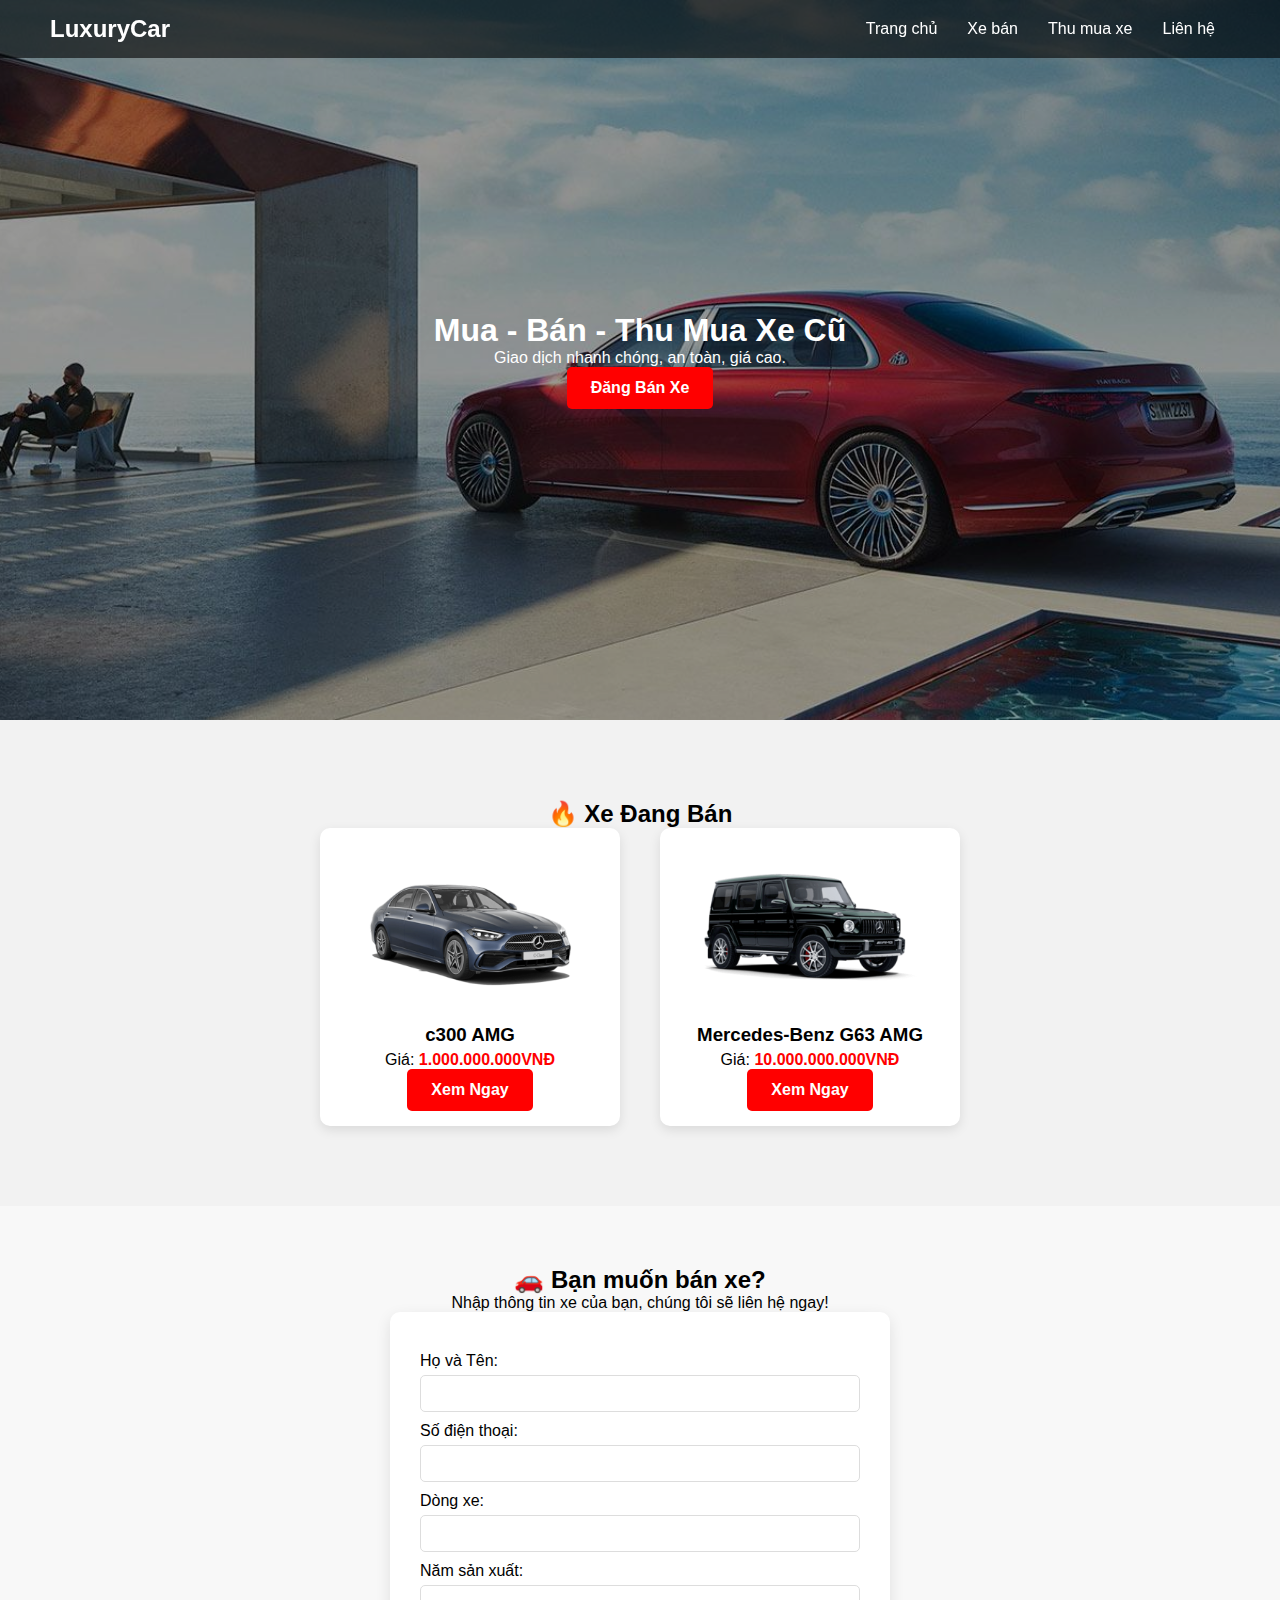
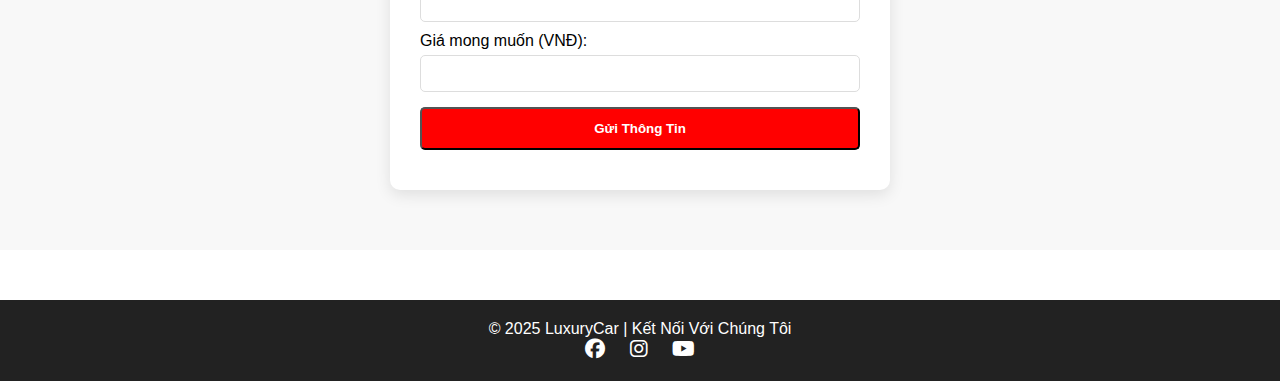
<file: html/oldcar/oldcar.html>
<!DOCTYPE html>
<html lang="vi">
<head>
    <meta charset="UTF-8">
    <meta name="viewport" content="width=device-width, initial-scale=1.0">
    <title>LuxuryCar Oldcar</title>
    <link rel="icon" href="../../image/logo.png" type="image/png">
    <link rel="stylesheet" href="../../css/oldcar.css">
    <link rel="stylesheet" href="https://cdnjs.cloudflare.com/ajax/libs/font-awesome/6.4.2/css/all.min.css">
</head>
<body>
    <header>
        <div class="logo">LuxuryCar</div>
        <nav>
            <ul>
                <li><a href="../../home.html">Trang chủ</a></li>
                <li><a href="#car-list">Xe bán</a></li>
                <li><a href="#sell-car">Thu mua xe</a></li>
                <li><a href="tel:0387857338">Liên hệ</a></li>
            </ul>
        </nav>
    </header>

    <section class="banner">
        <div class="overlay"></div>
        <div class="banner-content">
            <h1>Mua - Bán - Thu Mua Xe Cũ</h1>
            <p>Giao dịch nhanh chóng, an toàn, giá cao.</p>
            <a href="#sell-car" class="btn">Đăng Bán Xe</a>
        </div>
    </section>

    <section id="car-list" class="car-list">
        <h2>🔥 Xe Đang Bán</h2>
        <div class="cars-container">
            <div class="car">
                <img src="../../image/c300amg.png" alt="c300 AMG">
                <h3>c300 AMG</h3>
                <p>Giá: <span>1.000.000.000VNĐ</span></p>
                <a href="#" class="btn">Xem Ngay</a>
            </div>
            <div class="car">
                <img src="../../image/amgg63.png" alt="Mercedes-Benz G63 AMG">
                <h3>Mercedes-Benz G63 AMG</h3>
                <p>Giá: <span>10.000.000.000VNĐ</span></p>
                <a href="#" class="btn">Xem Ngay</a>
            </div>
        </div>
    </section>

    <section id="sell-car" class="sell-car">
        <h2>🚗 Bạn muốn bán xe?</h2>
        <p>Nhập thông tin xe của bạn, chúng tôi sẽ liên hệ ngay!</p>
        <form action="https://formspree.io/f/xnnpgyrz" method="POST">
            <label for="name">Họ và Tên:</label>
            <input type="text" name="Họ và Tên" required>

            <label for="phone">Số điện thoại:</label>
            <input type="tel" name="Số điện thoại" required>

            <label for="carModel">Dòng xe:</label>
            <input type="text" name="Dòng xe" required>

            <label for="year">Năm sản xuất:</label>
            <input type="number" name="Năm sản xuất" required>

            <label for="price">Giá mong muốn (VNĐ):</label>
            <input type="number" name="Giá mong muốn" required>

            <button type="submit" class="btn">Gửi Thông Tin</button>
            <p id="formMessage" style="color: green; font-weight: bold; margin-top: 10px;"></p>
          </form>
        </form>
    </section>

    <button id="scrollToTop" class="scroll-to-top" onclick="scrollToTop">
        <i class="fa-solid fa-circle-arrow-up"></i>
    </button>

    <footer>
        <p>&copy; 2025 LuxuryCar | Kết Nối Với Chúng Tôi</p>
        <div class="social-icons">
            <a href="#"><i class="fa-brands fa-facebook"></i></a>
            <a href="#"><i class="fa-brands fa-instagram"></i></a>
            <a href="#"><i class="fa-brands fa-youtube"></i></a>
        </div>
    </footer>


    <script src="../../js/ontop.js"></script>
</body>
</html>
</file>
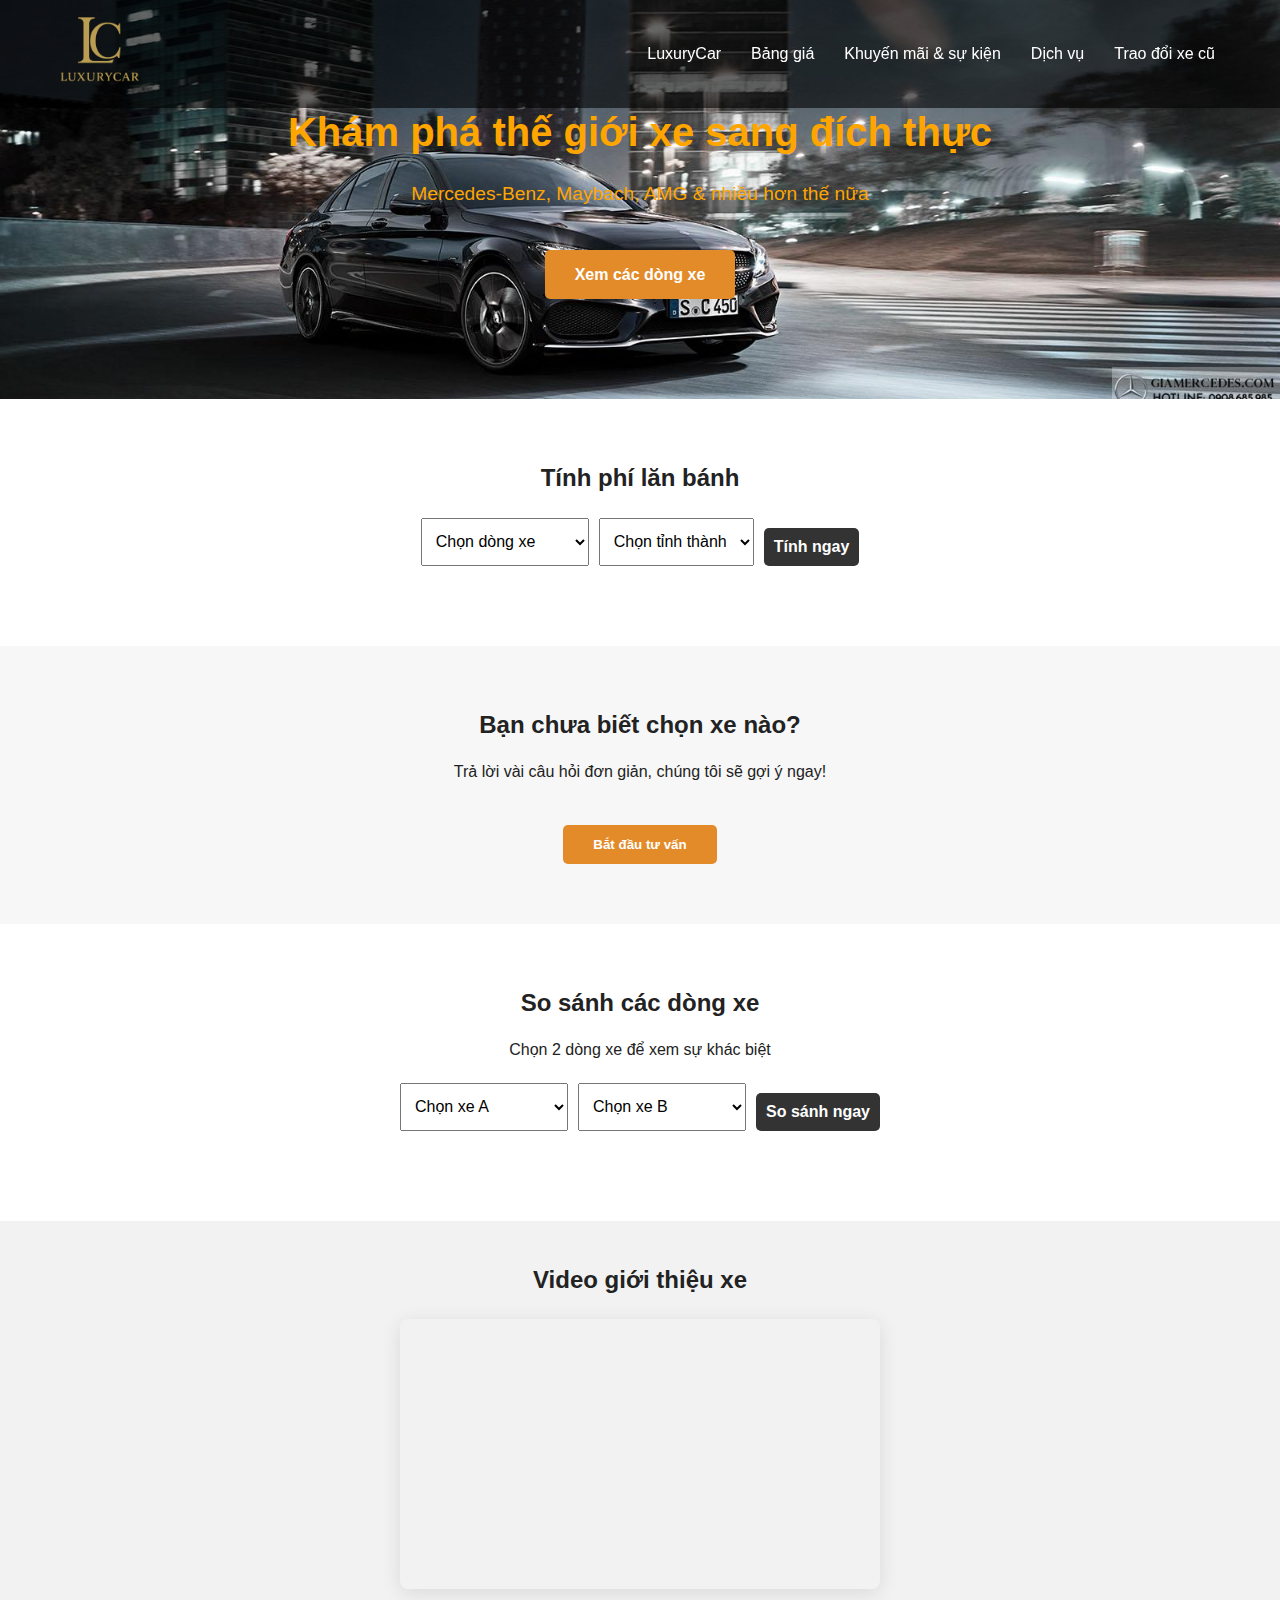
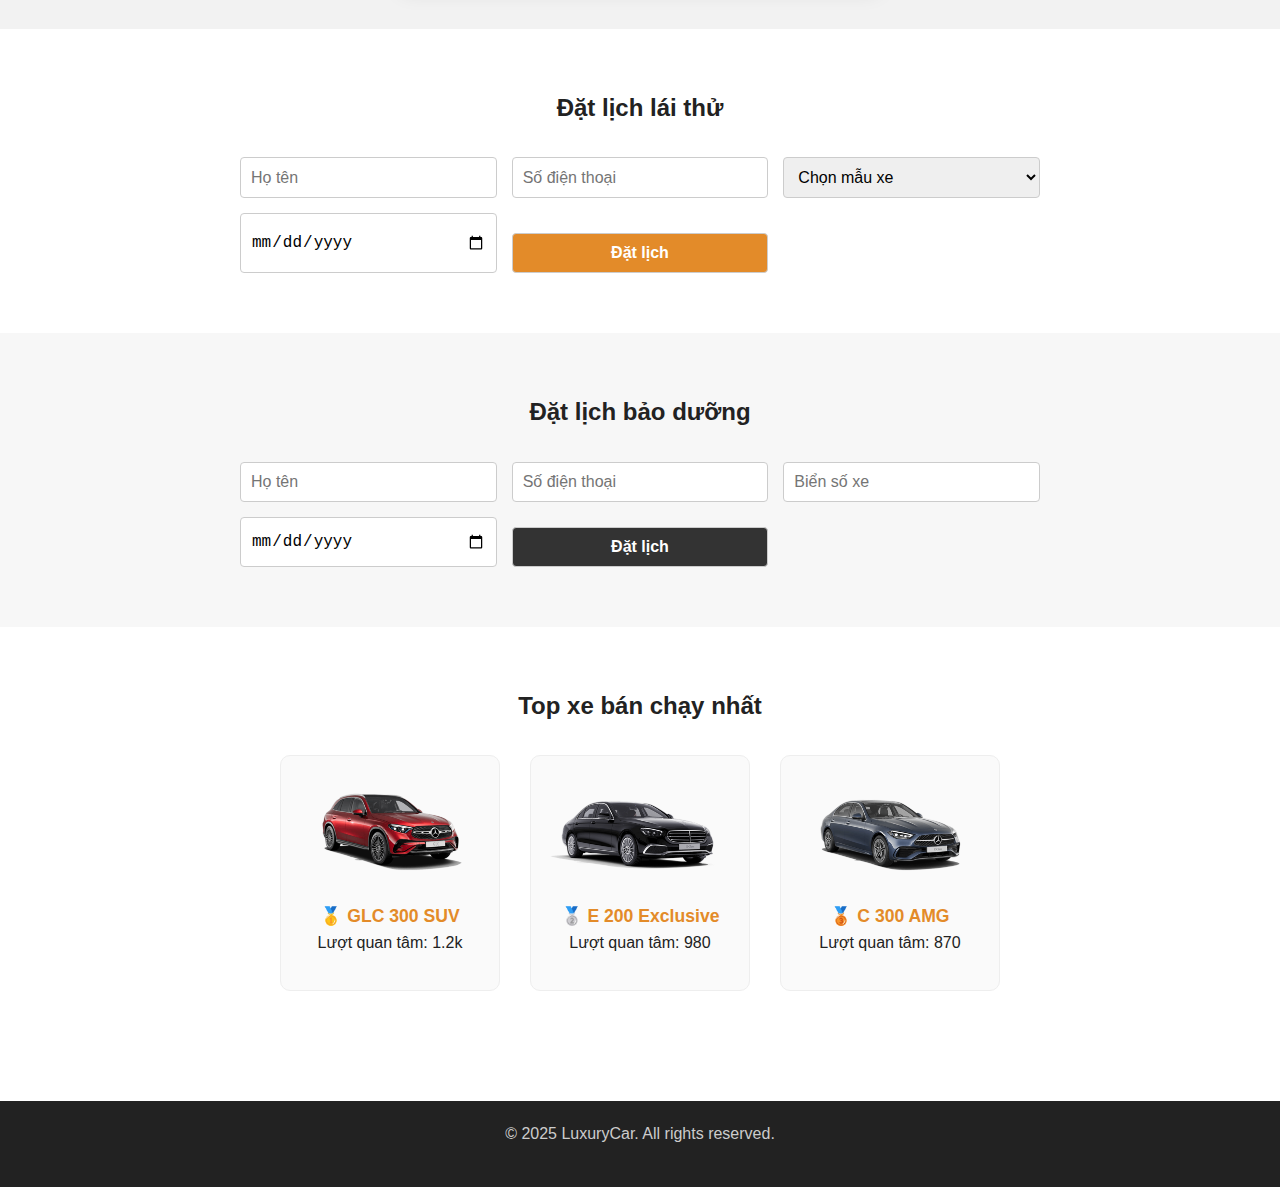
<file: html/service/services.html>
<!DOCTYPE html>
<html lang="vi">
<head>
  <meta charset="UTF-8" />
  <meta name="viewport" content="width=device-width, initial-scale=1.0" />
  <title>LuxuryCar - Service</title>
  <link rel="icon" href="../../image/logo.png" type="image/png">
  <link rel="stylesheet" href="../../css/service.css" />
  <link rel="stylesheet" href="https://cdnjs.cloudflare.com/ajax/libs/font-awesome/6.4.2/css/all.min.css">
</head>
<body>

  <header>
    <div class="logo">
      <a href="../../home.html">
        <img src="../../image/logo.png" alt="Luxury Car Logo">
      </a>
    </div>
    <div class="navbar">
      <nav>
        <ul> 
          <li><a href="../../home.html">LuxuryCar</a></li>
          <li><a href="../pricelist/Mercedes-Benz-Vietnam-Pricelist-2.pdf" target="_blank">Bảng giá</a></li>
          <li><a href="#">Khuyến mãi & sự kiện</a></li>
          <li><a href="services.html">Dịch vụ</a></li>
          <li><a href="../oldcar/oldcar.html">Trao đổi xe cũ</a></li>
        </ul>
      </nav>
    </div>
  </header>

  <section class="banner">
    <h1>Khám phá thế giới xe sang đích thực</h1>
    <p>Mercedes-Benz, Maybach, AMG & nhiều hơn thế nữa</p>
    <a href="../../home.html" class="btn-primary">Xem các dòng xe</a>
  </section>


  <section class="section">
    <h2>Tính phí lăn bánh</h2>
     <div class="form-inline">
        <select id="car-model">
          <option value="">Chọn dòng xe</option>
          <option value="GLC 300 4MATIC">GLC 300 4MATIC</option>
         <option value="E 200 Exclusive">E 200 Exclusive</option>
          <option value="C 300 AMG">C 300 AMG</option>
        </select>
        <select id="province">
          <option value="">Chọn tỉnh thành</option>
          <option value="HN">Hà Nội</option>
          <option value="HCM">TP.HCM</option>
          <option value="other">Tỉnh khác</option>
        </select>
        <button class="btn-secondary" onclick="calculateFee()">Tính ngay</button>
      </div>
    <div id="fee-result" style="margin-top: 20px; font-weight: bold;"></div>
  </section>


  <section class="section dark" id="quiz-section">
    <h2>Bạn chưa biết chọn xe nào?</h2>
    <p>Trả lời vài câu hỏi đơn giản, chúng tôi sẽ gợi ý ngay!</p>
    <div id="quiz-box">
      <button class="btn-primary" onclick="startQuiz()">Bắt đầu tư vấn</button>
    </div>
  </section>

  <section class="section" id="compare-section">
    <h2>So sánh các dòng xe</h2>
    <p>Chọn 2 dòng xe để xem sự khác biệt</p>
    <div class="form-inline">
      <select id="compareA">
        <option value="">Chọn xe A</option>
        <option value="GLC 300">GLC 300 4MATIC</option>
        <option value="E 200">E 200 Exclusive</option>
        <option value="C 300">C 300 AMG</option>
      </select>
      <select id="compareB">
        <option value="">Chọn xe B</option>
        <option value="GLC 300">GLC 300 4MATIC</option>
        <option value="E 200">E 200 Exclusive</option>
        <option value="C 300">C 300 AMG</option>
      </select>
      <button class="btn-secondary" onclick="compareCars()">So sánh ngay</button>
    </div>
    <div id="compare-result" style="margin-top: 30px;"></div>
  </section>

  <section class="video-section">
    <h2>Video giới thiệu xe</h2>
    <div class="video-container">
      <iframe 
        width="560" 
        height="315" 
        src="https://www.youtube.com/embed/-4zsY28t76k" 
        title="The New S-Class: World Premiere | Trailer" 
        frameborder="0" 
        allow="accelerometer; autoplay; clipboard-write; encrypted-media; gyroscope; picture-in-picture; web-share" 
        allowfullscreen>
      </iframe>
    </div>
  </section>  

  <section class="section">
    <h2>Đặt lịch lái thử</h2>
    <form class="form-grid">
      <input type="text" placeholder="Họ tên">
      <input type="tel" placeholder="Số điện thoại">
      <select>
        <option>Chọn mẫu xe</option>
        <option>GLC 300</option>
        <option>C 200</option>
      </select>
      <input type="date">
      <button type="button" class="btn-primary" onclick="submitTestDrive()">Đặt lịch</button>
    </form>
  </section>

  <section class="section dark">
    <h2>Đặt lịch bảo dưỡng</h2>
    <form class="form-grid">
      <input type="text" placeholder="Họ tên">
      <input type="tel" placeholder="Số điện thoại">
      <input type="text" placeholder="Biển số xe">
      <input type="date">
      <button type="button" class="btn-secondary" onclick="submitMaintenance()">Đặt lịch</button>
    </form>
  </section>

  <section class="section">
    <h2>Top xe bán chạy nhất</h2>
    <div class="top-cars">
      <div class="car-box">
        <img src="../../image/glc300suv.png" alt="GLC 300 SUV" />
        <h3>🥇 GLC 300 SUV</h3>
        <p>Lượt quan tâm: 1.2k</p>
      </div>
      <div class="car-box">
        <img src="../../image/e200.png" alt="E200" />
        <h3>🥈 E 200 Exclusive</h3>
        <p>Lượt quan tâm: 980</p>
      </div>
      <div class="car-box">
        <img src="../../image/c300amg.png" alt="C 300 AMG" />
        <h3>🥉 C 300 AMG</h3>
        <p>Lượt quan tâm: 870</p>
      </div>
    </div>
  </section>

  <button id="scrollToTop" class="scroll-to-top" onclick="scrollToTop">
    <i class="fa-solid fa-circle-arrow-up"></i>  
  </button>

  <footer class="footer">
    <p>&copy; 2025 LuxuryCar. All rights reserved.</p>
  </footer>

  <script src="../../js/service.js"></script>
  <script src="../../js/ontop.js"></script>

</body>
</html>
</file>
<file: css/stylehome.css>
* {
  box-sizing: border-box;
  margin: 0;
  padding: 0;
}
body {
  font-family: 'Times New Roman', Times, serif;
  background-color: #fff;
  color: #000;
  font-size: large;
}

header {
  display: flex;
  justify-content: space-between;
  align-items: center;
  padding: 5px 50px;
  position: fixed;
  width: 100%;
  background: rgba(0, 0, 0, 0.6);
  color: white;
  z-index: 1000;
}


.logo{
  display: flex;
  align-items: center;
}

.logo a{
  display: inline-block;
}

.logo img{
  height: 100px;
  width: auto;
  object-fit: contain;
  transition: transform 0.4s ease, filter 0.4s ease;
}

.logo img:hover{
  transform: scale(1.05) rotate(-2deg);
  filter: brightness(1.2) drop-shadow(0 0 8px gold);
}

nav ul {
  list-style: none;
  display: flex;
}

nav ul li {
  margin: 0 15px;
}

nav ul li a {
  color: white;
  text-decoration: none;
  transition: 0.3s;
}

nav ul li a:hover {
  color: yellow;
}

.nav-search {
  position: relative;
}

.nav-search .search-box {
  padding: 0.4rem 0.8rem;
  width: 200px;
  border-radius: 5px;
  border: none;
}




.banner{
  position: relative;
  width: 100%;
  max-width: 100%;
  height: 400px;
  overflow: hidden;
}

.slide{
  display: none;
  width: 100%;
  height: 100%;
}

.slide img{
  width: 100%;
  height: 100%;
  border-radius: 0px;
  object-fit: cover;
  clip-path: inset(20%, 0,0,0);

}

.prev, .next{
  position: absolute;
  top: 50%;
  transform: translateY(-50%);
  background: black;
  color: white;
  padding: 15px;
  cursor: pointer;
  border-radius: 50%;
  font-size: 24px;
}

.prev{
  left: 10px;
}
.next{
  right: 10px;
}

.prev:hover, .next:hover{
  background: black;
}

.fade{
  animation: fadeEffect 1.5s;
}

@keyframes fadeEffect {
  from{ opacity: 0.4;}
  to{opacity: 1;}
}

#suggestionList {
  list-style: none;
  margin: 0;
  padding: 0;
  position: absolute;
  background: white;
  border: 1px solid #ccc;
  max-height: 200px;
  overflow-y: auto;
  width: 100%;
  z-index: 1000;
}
#suggestionList li {
  padding: 8px 12px;
  cursor: pointer;
}
#suggestionList li:hover {
  background-color: #f0f0f0;
}
.car {
  text-align: center;
  padding: 2rem 0;
  font-size: 30px;
  background-color: rgb(200, 192, 192);
}
.car a img {
  width: 150px;
  margin: 10px;
  transition: transform 0.3s ease;
}
.car a img:hover {
  transform: scale(1.1);
}
.title h3 span {
  display: block;
  text-align: center;
  margin-top: 2rem;
  font-size: 1.5rem;
}
#blur {
  font-size: 1.5rem;
  font-weight: bold;
  margin: 2rem 0 1rem 1rem;
}
.car-grid {
  display: grid;
  grid-template-columns: repeat(auto-fit, minmax(250px, 1fr));
  gap: 2rem;
  padding: 0 1rem 2rem;
}
.car-item {
  background-color: #f4f4f4;
  padding: 1rem;
  border-radius: 15px;
  text-align: center;
  transition: transform 0.3s, box-shadow 0.3s;
}
.car-item:hover {
  transform: scale(1.03);
  box-shadow: 0 10px 25px rgba(0, 0, 0, 0.1);
}
.car-item img {
  width: 100%;
  border-radius: 10px;
}
.car-item h2 {
  margin: 1rem 0 0.5rem;
}
.promotion {
  padding: 2rem;
  background-color: #f8f8f8;
  text-align: center;
}
.promotion h1 {
  color: #f0c040;
}
.hotline a {
  color: #f0c040;
  font-weight: bold;
  text-decoration: none;
}

.info{
  background-color: black;
  color: white;
  display: flex;
  justify-content: space-between;
  align-items: center;
  padding: 50px;
}

.support a{
  color: white;
  text-decoration: none;
}

.infomation{
  margin-left: 50px;
}

.follow{
  margin-right: 100px;
}
.social-icons {
  display: flex;
  justify-content: center;
  gap: 10px;
}

.icon {
  display: inline-block;
  width: 40px;
  height: 40px;
  background-color: rgba(255, 255, 255, 0.1);
  border-radius: 50%;
  display: flex;
  align-items: center;
  justify-content: center;
  transition: 0.3s;
}

.icon img {
  width: 20px;
  height: 20px;
}

.icon:hover {
  background-color: rgba(255, 255, 255, 0.3);
}
.scroll-to-top{
  position: fixed;
  bottom: 20px;
  right: 20px;
  width: 50px;
  height: 50px;
  font-size: 25px;
  border-radius: 50%;
  cursor: pointer;
  display: none;
  transition: 0.3s;
}




@media (max-width: 600px) {
  .navbar ul {
    flex-direction: column;
    gap: 1rem;
  }
  header {
    flex-direction: column;
    align-items: flex-start;
  }
  .info {
    flex-direction: column;
    align-items: flex-start;
    padding: 20px;
    gap: 20px;
  }

  .infomation,
  .support,
  .follow {
    margin: 0;
    width: 100%;
  }

  .social-icons {
    justify-content: flex-start;
  }
  .slide img {
    clip-path: none;
  }
}
</file>
<file: css/stylescar.css>
* {
  box-sizing: border-box;
  margin: 0;
  padding: 0;
}
body {
  font-family: 'Times New Roman', Times, serif;
  background-color: #fff;
  color: #000;
  font-size: large;
}

header {
  display: flex;
  justify-content: space-between;
  align-items: center;
  padding: 0px 50px;
  position: fixed;
  width: 100%;
  background: rgba(0, 0, 0, 0.6);
  color: white;
  z-index: 1000;
}


.logo{
  display: flex;
  align-items: center;
}

.logo a{
  display: inline-block;
}

.logo img{
  height: 100px;
  width: auto;
  object-fit: contain;
  transition: transform 0.4s ease, filter 0.4s ease;
}

.logo img:hover{
  transform: scale(1.05) rotate(-2deg);
  filter: brightness(1.2) drop-shadow(0 0 8px gold);
}

nav ul {
  list-style: none;
  display: flex;
}

nav ul li {
  margin: 0 15px;
}

nav ul li a {
  color: white;
  text-decoration: none;
  transition: 0.3s;
}

nav ul li a:hover {
  color: yellow;
}

.breadcrumb {
  font-size: 26px;
  color: #666;
  text-decoration: none;
  margin-left: 1rem;
  display: inline-block;
  margin-top: 150px;
  transition: color 0.3s ease;
}

.breadcrumb:hover {
  color: black;
  text-decoration: none;
}


.car {
  text-align: center;
  padding: 2rem 0;
}
.car a img {
  width: 150px;
  margin: 10px;
  transition: transform 0.3s ease;
}
.car a img:hover {
  transform: scale(1.1);
}
.title h3 span {
  display: block;
  text-align: center;
  margin-top: 2rem;
  font-size: 1.5rem;
}
#blur {
  font-size: 1.5rem;
  font-weight: bold;
  margin: 2rem 0 1rem 1rem;
}
.car-grid {
  display: grid;
  grid-template-columns: repeat(auto-fit, minmax(250px, 1fr));
  gap: 2rem;
  padding: 0 1rem 2rem;
}
.car-item {
  background-color: #f4f4f4;
  padding: 1rem;
  border-radius: 15px;
  text-align: center;
  transition: transform 0.3s, box-shadow 0.3s;
}
.car-item:hover {
  transform: scale(1.03);
  box-shadow: 0 10px 25px rgba(0, 0, 0, 0.1);
}
.car-item img {
  width: 100%;
  border-radius: 10px;
}
.car-item h2 {
  margin: 1rem 0 0.5rem;
}
.promotion {
  padding: 2rem;
  background-color: #f8f8f8;
  text-align: center;
}
.promotion h1 {
  color: #f0c040;
}
.hotline a {
  color: #f0c040;
  font-weight: bold;
  text-decoration: none;
}

.info{
  background-color: black;
  color: white;
  display: flex;
  justify-content: space-between;
  align-items: center;
  padding: 50px;
}

.support a{
  color: white;
  text-decoration: none;
}

.infomation{
  margin-left: 50px;
}

.follow{
  margin-right: 100px;
}
.social-icons {
  display: flex;
  justify-content: center;
  gap: 10px;
}

.icon {
  display: inline-block;
  width: 40px;
  height: 40px;
  background-color: rgba(255, 255, 255, 0.1);
  border-radius: 50%;
  display: flex;
  align-items: center;
  justify-content: center;
  transition: 0.3s;
}

.icon img {
  width: 20px;
  height: 20px;
}

.icon:hover {
  background-color: rgba(255, 255, 255, 0.3);
}
.scroll-to-top{
  position: fixed;
  bottom: 20px;
  right: 20px;
  width: 50px;
  height: 50px;
  font-size: 25px;
  border-radius: 50%;
  cursor: pointer;
  display: none;
  transition: 0.3s;
}


@media (max-width: 600px) {
  .navbar ul {
    flex-direction: column;
    gap: 1rem;
  }
  header {
    flex-direction: column;
    align-items: flex-start;
  }
  .info {
    flex-direction: column;
    align-items: flex-start;
    padding: 20px;
    gap: 20px;
  }

  .infomation,
  .support,
  .follow {
    margin: 0;
    width: 100%;
  }

  .social-icons {
    justify-content: flex-start;
  }
  .slide img {
    clip-path: none;
  }
}
</file>
<file: css/oldcar.css>
* {
  margin: 0;
  padding: 0;
  box-sizing: border-box;
  font-family: 'Poppins', sans-serif;
}


header {
  display: flex;
  justify-content: space-between;
  align-items: center;
  padding: 15px 50px;
  position: fixed;
  width: 100%;
  background: rgba(0, 0, 0, 0.6);
  color: white;
  z-index: 1000;
}

.logo {
  font-size: 24px;
  font-weight: bold;
}

nav ul {
  list-style: none;
  display: flex;
}

nav ul li {
  margin: 0 15px;
}

nav ul li a {
  color: white;
  text-decoration: none;
  transition: 0.3s;
}

nav ul li a:hover {
  color: yellow;
}

.banner {
  position: relative;
  height: 80vh;
  background: url('../image/bannersale.png') no-repeat center center/cover;
  display: flex;
  align-items: center;
  justify-content: center;
  text-align: center;
  color: white;
}

.banner .overlay {
  position: absolute;
  top: 0;
  left: 0;
  width: 100%;
  height: 100%;
  background: rgba(0, 0, 0, 0.4);
}

.banner-content {
  z-index: 2;
}

.btn {
  display: inline-block;
  background: red;
  color: white;
  padding: 12px 24px;
  text-decoration: none;
  border-radius: 5px;
  font-weight: bold;
  transition: 0.3s;
}

.btn:hover {
  background: yellow;
  color: black;
}

.car-list {
  padding: 80px 50px;
  background: #f2f2f2;
  text-align: center;
}

.cars-container {
  display: flex;
  justify-content: center;
  gap: 40px;
  flex-wrap: wrap;
}

.car {
  background: white;
  padding: 15px;
  border-radius: 10px;
  width: 300px;
  box-shadow: 0 4px 12px rgba(0, 0, 0, 0.1);
}

.car img {
  width: 100%;
  border-radius: 10px;
}

.car h3 {
  margin: 15px 0 5px;
}

.car p span {
  font-weight: bold;
  color: red;
}

.sell-car {
  padding: 60px 20px;
  text-align: center;
  background: #f8f8f8;
}

form {
  max-width: 500px;
  margin: auto;
  background: white;
  padding: 30px;
  border-radius: 10px;
  box-shadow: 0px 5px 15px rgba(0, 0, 0, 0.1);
}

label {
  display: block;
  text-align: left;
  margin-top: 10px;
  font-weight: 500;
}

input {
  width: 100%;
  padding: 10px;
  margin-top: 5px;
  border: 1px solid #ddd;
  border-radius: 5px;
}

button {
  margin-top: 15px;
  width: 100%;
}

.icon {
  display: inline-block;
  width: 40px;
  height: 40px;
  background-color: rgba(255, 255, 255, 0.1);
  border-radius: 50%;
  display: flex;
  align-items: center;
  justify-content: center;
  transition: 0.3s;
}

.icon img {
  width: 20px;
  height: 20px;
}

.icon:hover {
  background-color: rgba(255, 255, 255, 0.3);
}
.scroll-to-top{
  position: fixed;
  bottom: 20px;
  right: 20px;
  width: 50px;
  height: 50px;
  font-size: 25px;
  border-radius: 50%;
  cursor: pointer;
  display: none;
  transition: 0.3s;
}

footer {
  background: #222;
  color: white;
  text-align: center;
  padding: 20px;
  margin-top: 50px;
}

.social-icons a {
  margin: 0 10px;
  color: white;
  font-size: 20px;
}
</file>
<file: css/service.css>
* {
  margin: 0;
  padding: 0;
  box-sizing: border-box;
}
body {
  font-family: 'Roboto', sans-serif;
  background-color: #fff;
  color: #222;
  line-height: 1.6;
}

.container {
  max-width: 1200px;
  margin: 0 auto;
  padding: 0 20px;
}
.section {
  padding: 60px 20px;
  text-align: center;
}
.section.dark {
  background-color: #f7f7f7;
}
h1, h2 {
  margin-bottom: 15px;
  font-weight: 700;
}
p {
  margin-bottom: 20px;
  font-size: 1rem;
}

header {
  display: flex;
  justify-content: space-between;
  align-items: center;
  padding: 0px 50px;
  position: fixed;
  width: 100%;
  background: rgba(0, 0, 0, 0.6);
  color: white;
  z-index: 1000;
}

.logo{
  display: flex;
  align-items: center;
}

.logo a{
  display: inline-block;
}

.logo img{
  height: 100px;
  width: auto;
  object-fit: contain;
  transition: transform 0.4s ease, filter 0.4s ease;
}

.logo img:hover{
  transform: scale(1.05) rotate(-2deg);
  filter: brightness(1.2) drop-shadow(0 0 8px gold);
}

nav ul {
  list-style: none;
  display: flex;
}

nav ul li {
  margin: 0 15px;
}

nav ul li a {
  color: white;
  text-decoration: none;
  transition: 0.3s;
}

nav ul li a:hover {
  color: yellow;
}
.banner {
  background-image: url('../image/bannerservice.png');
  background-size: cover;
  background-position: center;
  color: orange;
  text-align: center;
  padding: 100px 20px;
}
.banner h1 {
  font-size: 2.5rem;
}
.banner p {
  font-size: 1.2rem;
  margin-top: 10px;
}
.btn-primary {
  display: inline-block;
  background-color: #e38b29;
  color: #fff;
  padding: 12px 30px;
  border: none;
  border-radius: 5px;
  text-decoration: none;
  font-weight: bold;
  margin-top: 20px;
}
.btn-primary:hover {
  background-color: #c57320;
}
.btn-secondary {
  display: inline-block;
  background-color: #333;
  color: #fff;
  padding: 12px 30px;
  border: none;
  border-radius: 5px;
  text-decoration: none;
  font-weight: bold;
  margin-top: 10px;
}
.btn-secondary:hover {
  background-color: #111;
}

.quiz-btn {
  display: flex;
  margin: 10px auto;
  padding: 10px 20px;
  background-color: #fff;
  border: 2px solid #e38b29;
  color: #e38b29;
  border-radius: 6px;
  font-weight: bold;
  cursor: pointer;
  transition: 0.3s;
}
.quiz-btn:hover {
  background-color: #e38b29;
  color: #fff;
}

.compare-table {
  width: 100%;
  max-width: 800px;
  margin: 0 auto;
  border-collapse: collapse;
  background-color: #fff;
  border: 1px solid #ccc;
}
.compare-table th,
.compare-table td {
  padding: 12px 15px;
  border: 1px solid #ccc;
  text-align: center;
}
.compare-table th {
  background-color: #f2f2f2;
  color: #333;
}

.form-inline {
  display: flex;
  justify-content: center;
  gap: 10px;
  flex-wrap: wrap;
  margin-top: 20px;
}
.form-inline select,
.form-inline button {
  padding: 10px;
  font-size: 1rem;
}

.form-grid {
  display: grid;
  grid-template-columns: repeat(auto-fit, minmax(220px, 1fr));
  gap: 15px;
  max-width: 800px;
  margin: 0 auto;
  margin-top: 30px;
}
.form-grid input,
.form-grid select,
.form-grid button {
  padding: 10px;
  font-size: 1rem;
  border: 1px solid #ccc;
  border-radius: 4px;
}

.video-section {
  padding: 40px 20px;
  text-align: center;
  background-color: #f2f2f2;
}

.video-section h2 {
  font-size: 24px;
  margin-bottom: 20px;
}

.video-container {
  max-width: 480px;
  margin: 0 auto;
  aspect-ratio: 16 / 9;
  position: relative;
  box-shadow: 0 4px 20px rgba(0, 0, 0, 0.1);
  border-radius: 8px;
  overflow: hidden;
}

.video-container iframe {
  width: 100%;
  height: 100%;
  position: absolute;
  top: 0;
  left: 0;
  border: none;
}


.top-cars {
  display: flex;
  justify-content: center;
  gap: 30px;
  flex-wrap: wrap;
  margin-top: 30px;
}
.car-box {
  width: 220px;
  padding: 15px;
  border: 1px solid #eee;
  border-radius: 10px;
  transition: transform 0.3s, box-shadow 0.3s;
  background-color: #fafafa;
}
.car-box:hover {
  transform: translateY(-5px);
  box-shadow: 0 8px 20px rgba(0,0,0,0.1);
}
.car-box img {
  max-width: 100%;
  border-radius: 8px;
}
.car-box h3 {
  margin-top: 10px;
  font-size: 1.1rem;
  color: #e38b29;
}

.icon {
  display: inline-block;
  width: 40px;
  height: 40px;
  background-color: rgba(255, 255, 255, 0.1);
  border-radius: 50%;
  display: flex;
  align-items: center;
  justify-content: center;
  transition: 0.3s;
}

.icon img {
  width: 20px;
  height: 20px;
}

.icon:hover {
  background-color: rgba(255, 255, 255, 0.3);
}
.scroll-to-top{
  position: fixed;
  bottom: 20px;
  right: 20px;
  width: 50px;
  height: 50px;
  font-size: 25px;
  border-radius: 50%;
  cursor: pointer;
  display: none;
  transition: 0.3s;
}

.footer {
  background-color: #222;
  color: #ccc;
  text-align: center;
  padding: 20px;
  margin-top: 50px;
  font-size: 0.9rem;
}


@media (max-width: 768px) {
  .header-container {
    flex-direction: column;
    align-items: flex-start;
  }
  .nav {
    display: flex;
    flex-direction: column;
    gap: 10px;
    margin-top: 10px;
  }
  .form-inline {
    flex-direction: column;
    align-items: stretch;
  }
}
</file>
